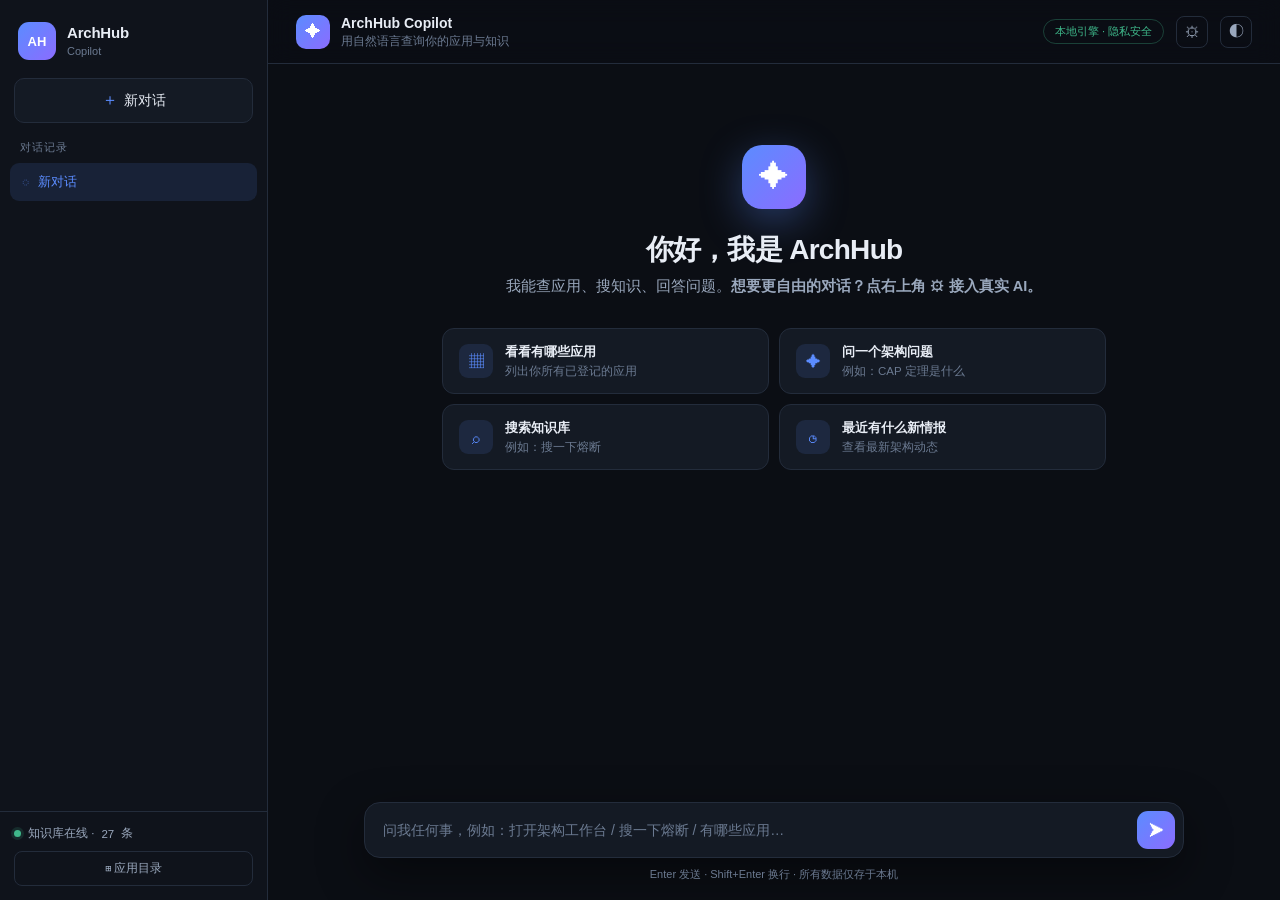
<file: index.html>
<!DOCTYPE html>
<html lang="zh-CN">
<head>
<meta charset="UTF-8">
<meta name="viewport" content="width=device-width, initial-scale=1.0">
<title>ArchHub Copilot · 你的应用与知识助手</title>
<link rel="stylesheet" href="assets/chat.css">
</head>
<body>
<div class="shell">
  <!-- 左侧会话栏 -->
  <aside class="rail" id="rail">
    <div class="rail-head">
      <div class="brand"><div class="brand-mark">AH</div><div><b>ArchHub</b><span>Copilot</span></div></div>
      <button class="rail-close" id="railClose">×</button>
    </div>
    <button class="new-chat" id="newChat"><span class="plus">＋</span> 新对话</button>
    <div class="rail-label">对话记录</div>
    <div class="history" id="history"></div>
    <div class="rail-foot">
      <div class="status"><span class="dot"></span> 知识库在线 · <span id="railKB">0</span> 条</div>
      <div class="rail-actions">
        <button id="openDashboard" title="打开传统视图">⊞ 应用目录</button>
      </div>
    </div>
  </aside>

  <!-- 主对话区 -->
  <main class="chat">
    <header class="chat-head">
      <button class="menu-btn" id="menuBtn">☰</button>
      <div class="head-title"><span class="head-avatar">✦</span><div><b>ArchHub Copilot</b><span>用自然语言查询你的应用与知识</span></div></div>
      <div class="head-right">
        <span class="badge" id="modeBadge" title="当前回答引擎">本地引擎 · 隐私安全</span>
        <button class="theme-btn" id="settingsBtn" title="AI Agent 设置">⚙</button>
        <button class="theme-btn" id="themeBtn" title="切换主题">◐</button>
      </div>
    </header>

    <div class="messages" id="messages">
      <!-- 欢迎屏 -->
      <div class="welcome" id="welcome">
        <div class="welcome-orb">✦</div>
        <h1>你好，我是 ArchHub</h1>
        <p>你的应用与知识助手。直接告诉我你想做什么——用大白话就行。</p>
        <div class="suggest-grid" id="suggestGrid"></div>
      </div>
    </div>

    <div class="composer-wrap">
      <div class="composer" id="composer">
        <textarea id="input" rows="1" placeholder="问我任何事，例如：打开架构工作台 / 搜一下熔断 / 有哪些应用…"></textarea>
        <button class="stop" id="stopBtn" title="停止生成" style="display:none">■</button>
        <button class="send" id="send" title="发送">➤</button>
      </div>
      <div class="composer-hint">Enter 发送 · Shift+Enter 换行 · 所有数据仅存于本机</div>
    </div>
  </main>
</div>
<!-- AI Agent 设置面板（BYOK：密钥只存本机浏览器） -->
<div class="modal-mask" id="settingsMask">
  <div class="modal" role="dialog" aria-modal="true" aria-label="AI Agent 设置">
    <div class="modal-head">
      <div>
        <b>接入真实 AI Agent</b>
        <span>自带密钥（BYOK）· 密钥仅保存在本机浏览器，不会上传</span>
      </div>
      <button class="modal-x" id="settingsClose" title="关闭">×</button>
    </div>

    <div class="modal-body">
      <div class="ai-toggle">
        <label class="switch"><input type="checkbox" id="cfgEnabled"><span class="slider"></span></label>
        <div class="ai-toggle-text">
          <b>启用真实 AI Agent</b>
          <span>开启后由大模型带工具调用回答；关闭则使用内置本地引擎（离线可用）</span>
        </div>
      </div>

      <div class="field">
        <label for="cfgProvider">服务商</label>
        <select id="cfgProvider">
          <option value="deepseek">DeepSeek</option>
          <option value="zhipu">智谱 GLM</option>
          <option value="qwen">通义千问</option>
          <option value="moonshot">Moonshot</option>
          <option value="openai">OpenAI</option>
          <option value="metachat">MetaChat</option>
          <option value="custom">自定义（OpenAI 兼容）</option>
        </select>
      </div>

      <div class="field">
        <label for="cfgKey">API Key</label>
        <input type="password" id="cfgKey" autocomplete="off" placeholder="粘贴你的密钥，例如 sk-…">
        <p class="field-hint">密钥只写入此浏览器的 localStorage，网站代码里不内置任何密钥。</p>
      </div>

      <div class="field-row">
        <div class="field">
          <label for="cfgModel">模型</label>
          <select id="cfgModel"></select>
        </div>
        <div class="field" id="baseUrlField" style="display:none">
          <label for="cfgBaseUrl">API 地址</label>
          <input type="text" id="cfgBaseUrl" placeholder="https://api.example.com/v1">
        </div>
      </div>

      <div class="test-result" id="testResult"></div>
    </div>

    <div class="modal-foot">
      <button class="btn-ghost danger" id="cfgClear">清除密钥</button>
      <span class="foot-spacer"></span>
      <button class="btn-ghost" id="cfgTest">测试连接</button>
      <button class="btn-primary" id="cfgSave">保存并启用</button>
    </div>
  </div>
</div>

<div class="toast" id="toast"></div>

<script src="lib/search.js"></script>
<script src="lib/intent.js"></script>
<script src="lib/agent.js"></script>
<script src="assets/chat.js"></script>
</body>
</html>
</file>
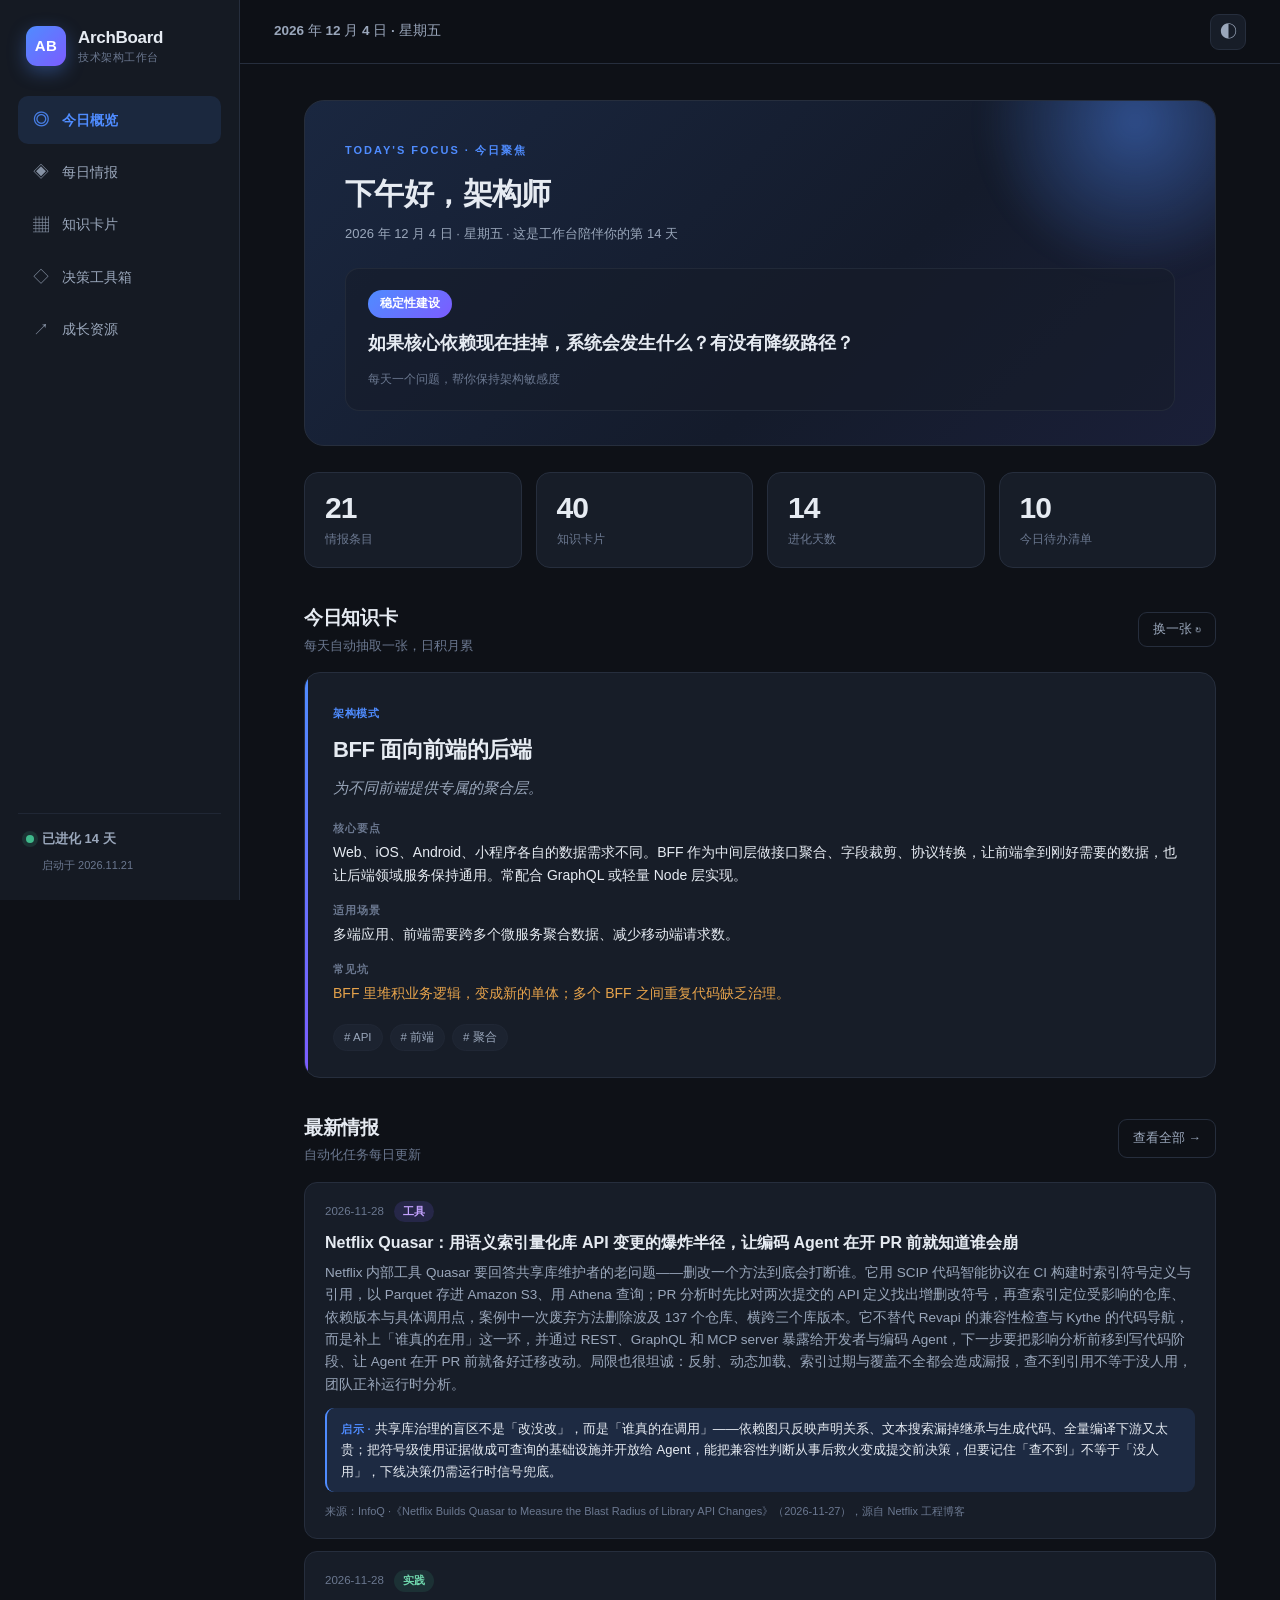
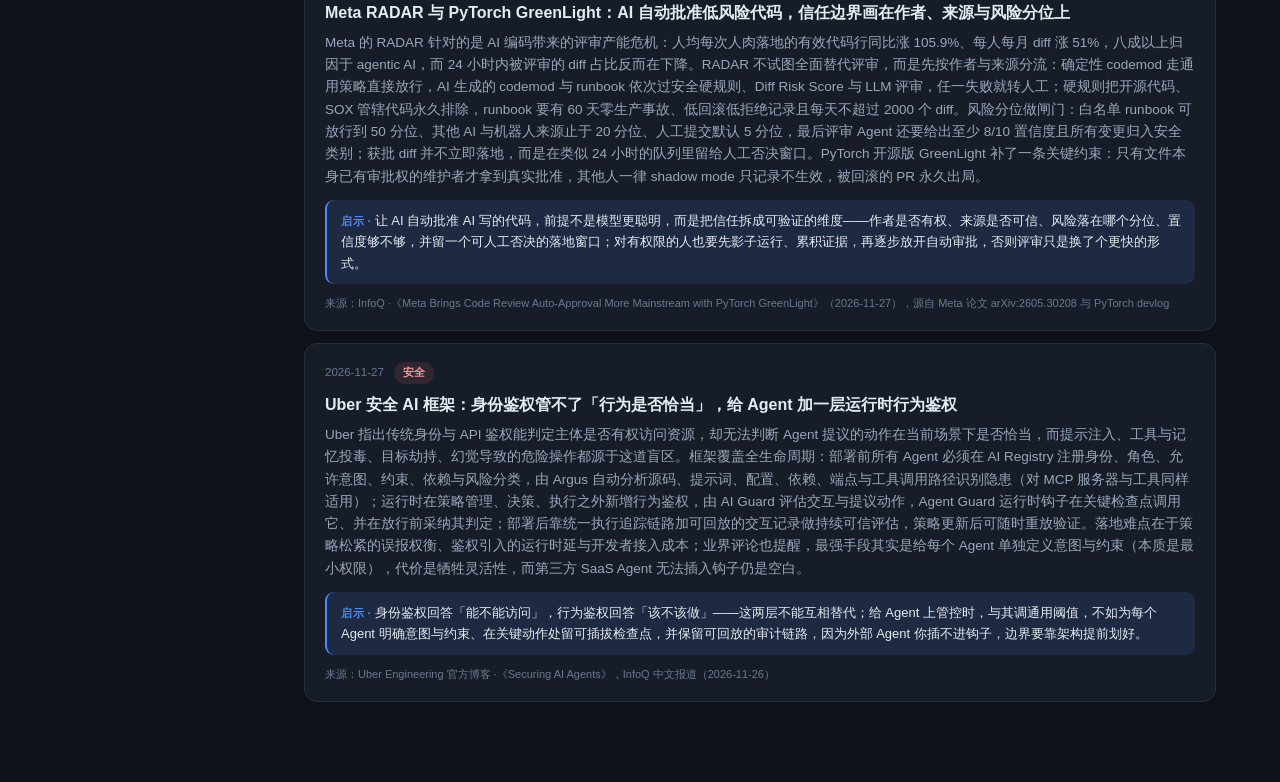
<file: apps/archboard/index.html>
<!DOCTYPE html>
<html lang="zh-CN">
<head>
<meta charset="UTF-8">
<meta name="viewport" content="width=device-width, initial-scale=1.0">
<title>ArchBoard · 技术架构工作台</title>
<link rel="stylesheet" href="styles.css">
</head>
<body>
<div class="app">

  <!-- 侧边栏 -->
  <aside class="sidebar" id="sidebar">
    <div class="brand">
      <div class="brand-mark">AB</div>
      <div class="brand-name">ArchBoard<small>技术架构工作台</small></div>
    </div>
    <nav class="nav" id="nav">
      <a class="nav-item active" href="#today"><span class="ico">◎</span>今日概览</a>
      <a class="nav-item" href="#intel"><span class="ico">◈</span>每日情报</a>
      <a class="nav-item" href="#knowledge"><span class="ico">▦</span>知识卡片</a>
      <a class="nav-item" href="#kit"><span class="ico">◇</span>决策工具箱</a>
      <a class="nav-item" href="#resources"><span class="ico">↗</span>成长资源</a>
    </nav>
    <div class="sidebar-foot">
      <div class="evo-badge"><span class="dot"></span><span id="evoDays">已进化 1 天</span></div>
      <div class="evo-sub" id="startupDate"></div>
    </div>
  </aside>

  <!-- 主内容 -->
  <main class="main">
    <header class="topbar">
      <button class="menu-btn" id="menuBtn" aria-label="菜单">☰</button>
      <div class="topbar-date" id="topDate"></div>
      <div class="topbar-right">
        <button class="theme-btn" id="themeBtn" title="切换主题">◐</button>
      </div>
    </header>

    <div class="content">

      <!-- 今日概览 -->
      <section id="today" class="page active">
        <div class="hero">
          <div class="hero-glow"></div>
          <div class="hero-inner">
            <div class="hero-label">TODAY'S FOCUS · 今日聚焦</div>
            <h1 id="greeting">早上好，架构师</h1>
            <p class="hero-date" id="heroDate"></p>
            <div class="focus-card">
              <div class="focus-tag" id="focusTheme">稳定性建设</div>
              <p class="focus-question" id="focusQuestion"></p>
              <div class="focus-hint">每天一个问题，帮你保持架构敏感度</div>
            </div>
          </div>
        </div>

        <div class="stat-grid">
          <div class="stat-card"><div class="stat-num" id="statIntel">0</div><div class="stat-label">情报条目</div></div>
          <div class="stat-card"><div class="stat-num" id="statCards">0</div><div class="stat-label">知识卡片</div></div>
          <div class="stat-card"><div class="stat-num" id="statDays">1</div><div class="stat-label">进化天数</div></div>
          <div class="stat-card"><div class="stat-num" id="statCheck">0</div><div class="stat-label">今日待办清单</div></div>
        </div>

        <div class="section-head">
          <div><h2>今日知识卡</h2><p>每天自动抽取一张，日积月累</p></div>
          <button class="ghost-btn" id="shuffleCard">换一张 ↻</button>
        </div>
        <div id="dailyCardSlot"></div>

        <div class="section-head">
          <div><h2>最新情报</h2><p>自动化任务每日更新</p></div>
          <a class="ghost-btn" href="#intel">查看全部 →</a>
        </div>
        <div class="intel-list" id="homeIntel"></div>
      </section>

      <!-- 每日情报 -->
      <section id="intel" class="page">
        <div class="page-head">
          <h1>每日情报</h1>
          <p>技术架构领域的动态、趋势与实践洞察，每天自动追加。按时间倒序排列。</p>
        </div>
        <div class="filter-bar" id="intelFilters"></div>
        <div class="intel-list" id="allIntel"></div>
      </section>

      <!-- 知识卡片 -->
      <section id="knowledge" class="page">
        <div class="page-head">
          <h1>知识卡片</h1>
          <p>架构师核心知识库。按分类浏览，所有卡片本地可用。</p>
        </div>
        <div class="filter-bar" id="knowledgeFilters"></div>
        <div class="card-grid" id="knowledgeGrid"></div>
      </section>

      <!-- 决策工具箱 -->
      <section id="kit" class="page">
        <div class="page-head">
          <h1>决策工具箱</h1>
          <p>把经验固化成清单和模板，勾选状态自动保存在本机。</p>
        </div>
        <div class="kit-tabs" id="kitTabs">
          <button class="kit-tab active" data-kit="review">架构评审清单</button>
          <button class="kit-tab" data-kit="launch">上线检查清单</button>
          <button class="kit-tab" data-kit="selection">技术选型评估</button>
          <button class="kit-tab" data-kit="adr">ADR 决策模板</button>
        </div>
        <div id="kitPanel"></div>
      </section>

      <!-- 成长资源 -->
      <section id="resources" class="page">
        <div class="page-head">
          <h1>成长资源</h1>
          <p>持续精进的优质资源入口。链接在本机浏览器中打开。</p>
        </div>
        <div id="resourceGroups"></div>
      </section>

    </div>
  </main>
</div>

<div class="toast" id="toast"></div>
<script src="data/knowledge.js"></script>
<script src="data/daily.js"></script>
<script src="app.js"></script>
</body>
</html>
</file>
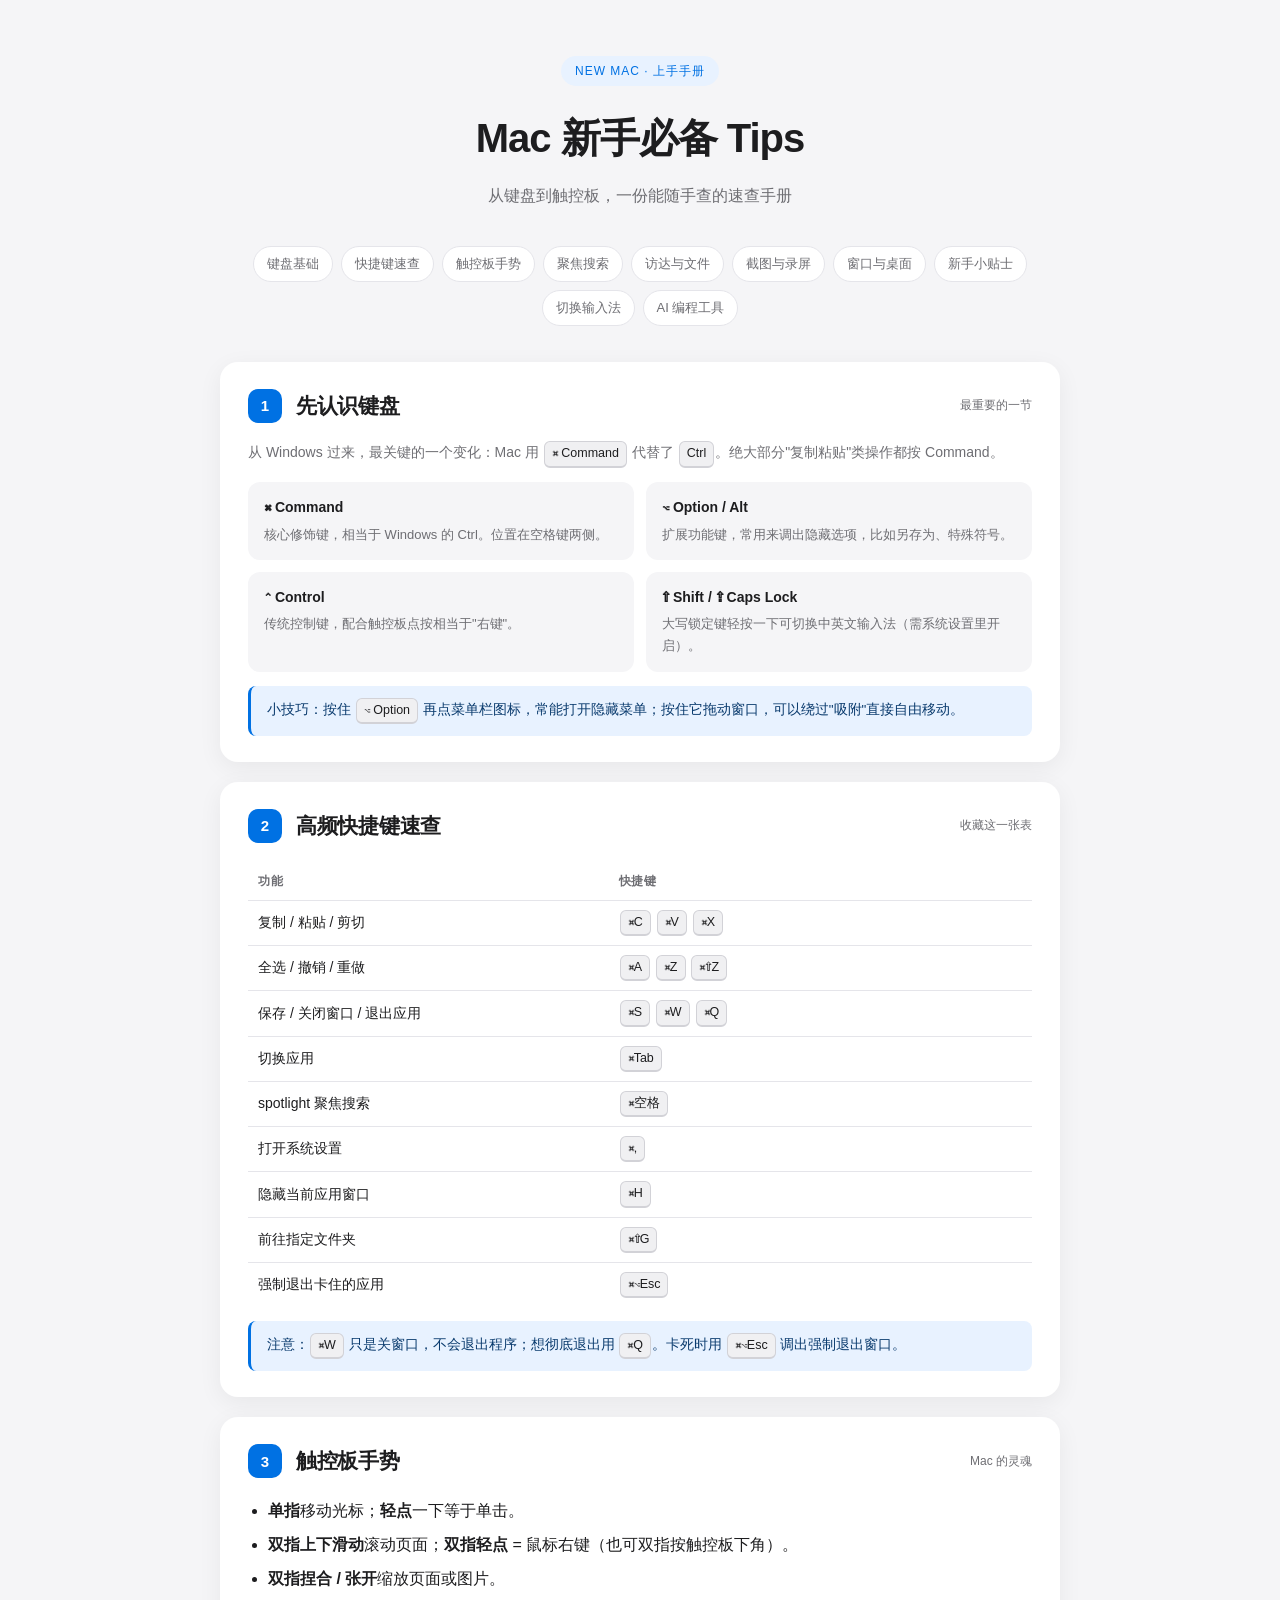
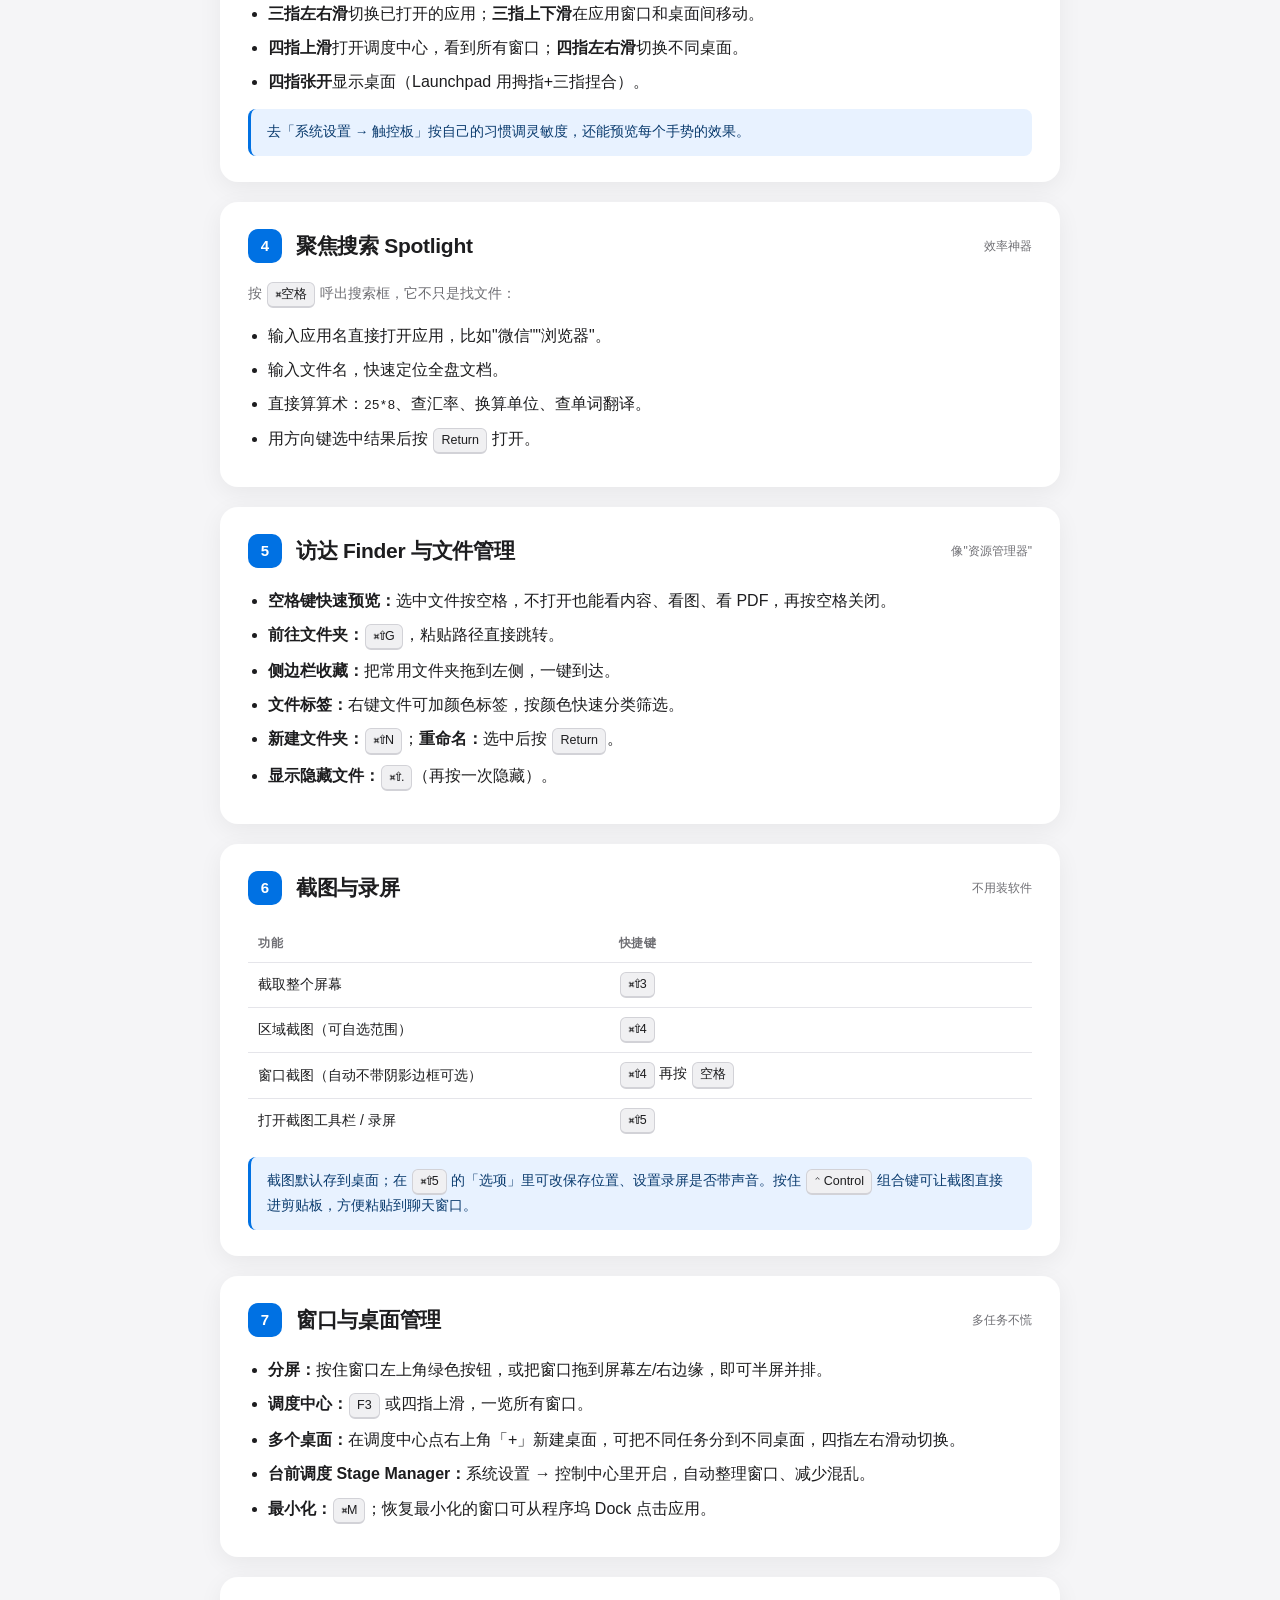
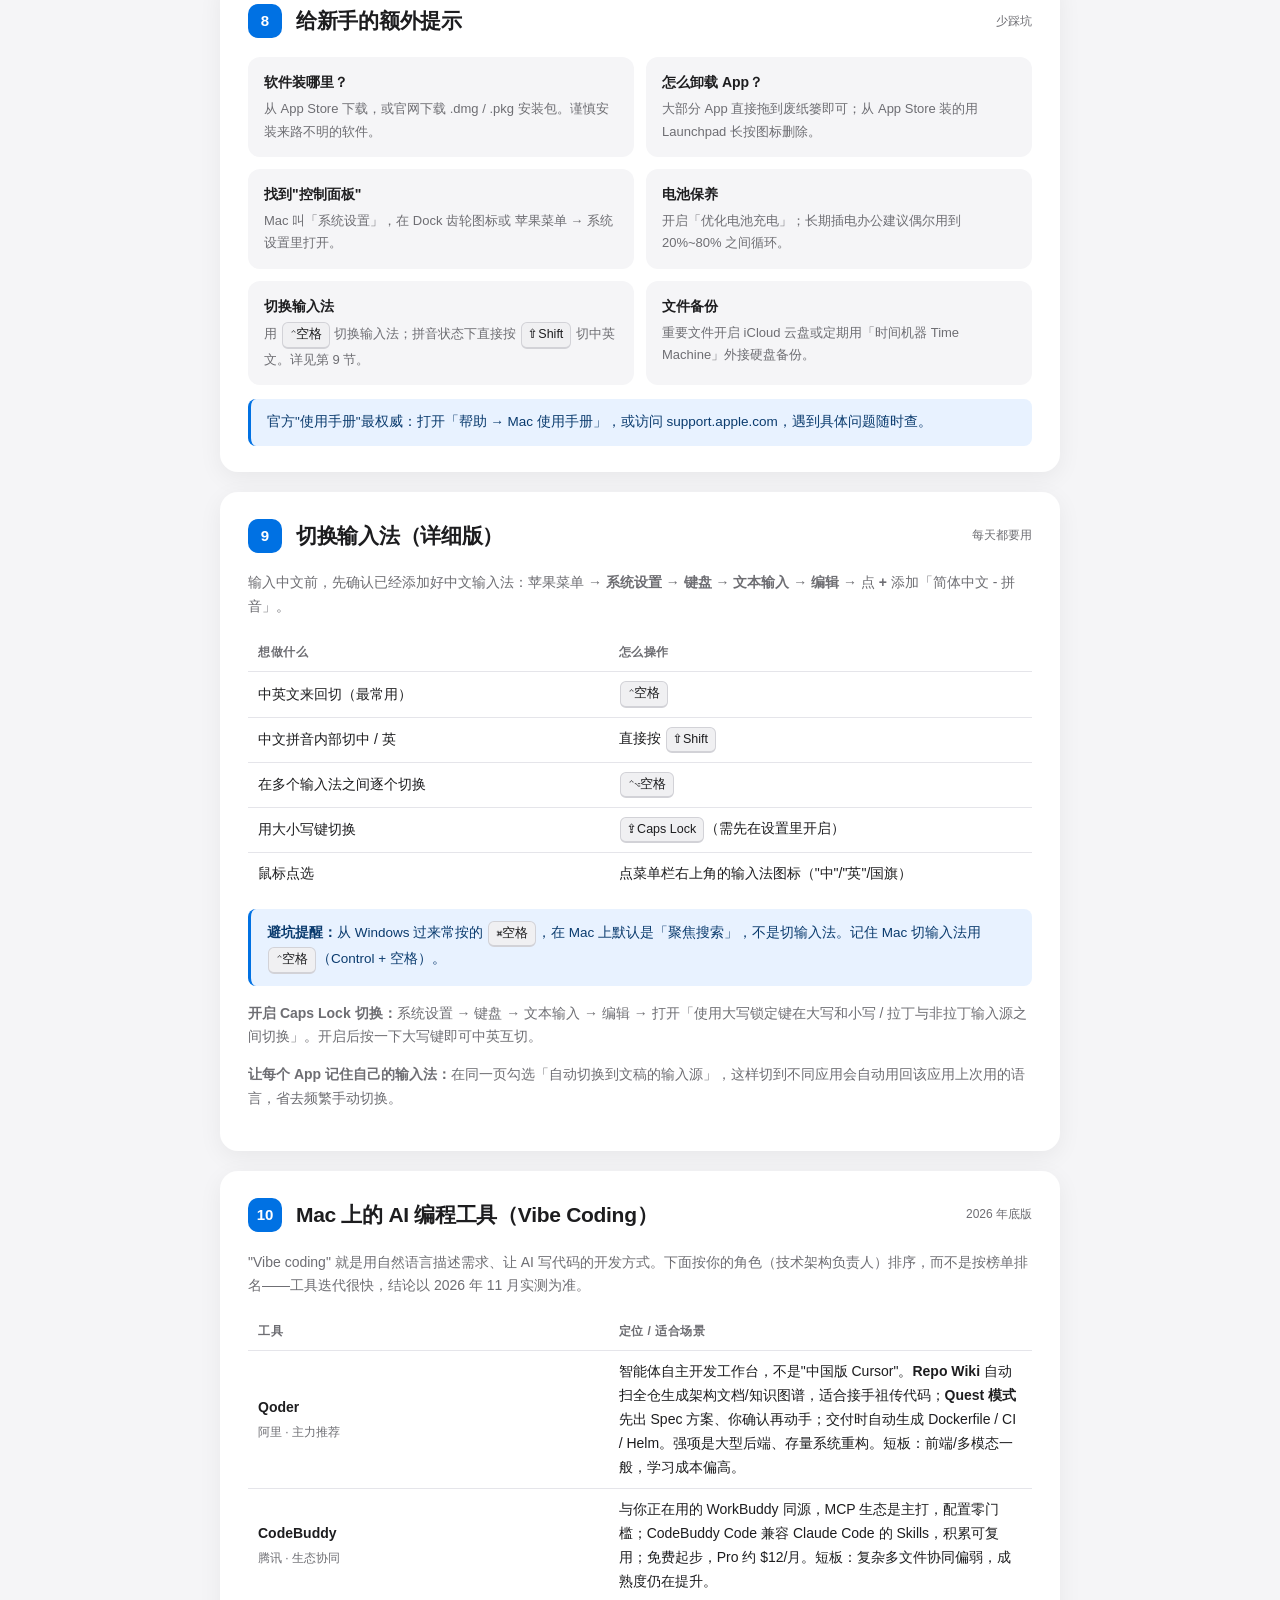
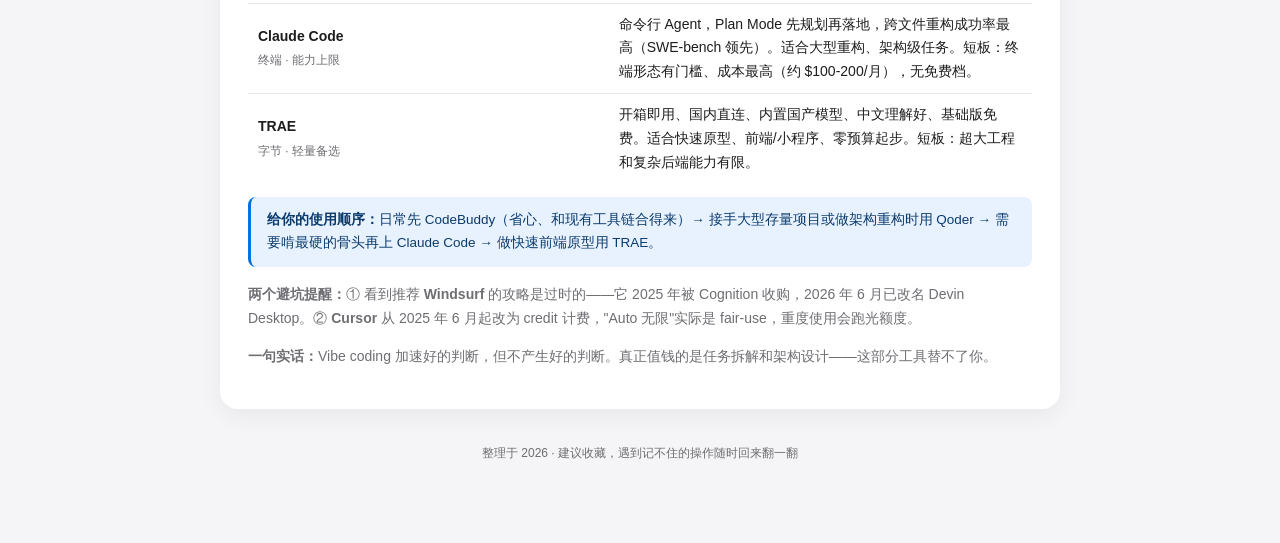
<file: apps/mac-tips/index.html>
<!DOCTYPE html>
<html lang="zh-CN">
<head>
<meta charset="UTF-8">
<meta name="viewport" content="width=device-width, initial-scale=1.0">
<title>Mac 新手必备 Tips</title>
<style>
  :root {
    --bg: #f5f5f7;
    --card: #ffffff;
    --ink: #1d1d1f;
    --sub: #6e6e73;
    --accent: #0071e3;
    --accent-soft: #e8f2ff;
    --line: #e5e5ea;
    --kbd-bg: #f0f0f2;
    --kbd-line: #d2d2d7;
    --shadow: 0 6px 24px rgba(0,0,0,0.06);
  }
  * { box-sizing: border-box; }
  body {
    margin: 0;
    background: var(--bg);
    color: var(--ink);
    font-family: -apple-system, BlinkMacSystemFont, "PingFang SC", "Helvetica Neue", "Microsoft YaHei", sans-serif;
    line-height: 1.7;
    -webkit-font-smoothing: antialiased;
  }
  .wrap { max-width: 880px; margin: 0 auto; padding: 0 20px 80px; }

  header {
    padding: 56px 0 28px;
    text-align: center;
  }
  .badge-top {
    display: inline-block;
    font-size: 12px;
    letter-spacing: 1px;
    color: var(--accent);
    background: var(--accent-soft);
    padding: 5px 14px;
    border-radius: 999px;
    margin-bottom: 18px;
  }
  header h1 { font-size: 40px; margin: 0 0 10px; letter-spacing: -1px; }
  header p { color: var(--sub); font-size: 16px; margin: 0; }

  nav {
    display: flex;
    flex-wrap: wrap;
    gap: 8px;
    justify-content: center;
    margin: 8px 0 36px;
  }
  nav a {
    font-size: 13px;
    color: var(--sub);
    text-decoration: none;
    padding: 6px 13px;
    border: 1px solid var(--line);
    border-radius: 999px;
    background: var(--card);
    transition: all .15s ease;
  }
  nav a:hover { color: var(--accent); border-color: var(--accent); }

  section {
    background: var(--card);
    border-radius: 18px;
    box-shadow: var(--shadow);
    padding: 26px 28px;
    margin-bottom: 20px;
  }
  .sec-head { display: flex; align-items: center; gap: 14px; margin-bottom: 18px; }
  .num {
    flex: none;
    width: 34px; height: 34px;
    border-radius: 10px;
    background: var(--accent);
    color: #fff;
    font-weight: 700;
    font-size: 15px;
    display: flex; align-items: center; justify-content: center;
  }
  .sec-head h2 { font-size: 21px; margin: 0; letter-spacing: -.3px; }
  .sec-head .tip-label { margin-left: auto; font-size: 12px; color: var(--sub); }

  p.desc { color: var(--sub); font-size: 14px; margin: 0 0 14px; }
  ul { margin: 0; padding-left: 20px; }
  li { margin: 7px 0; }
  li b { color: var(--ink); }

  kbd {
    display: inline-block;
    background: var(--kbd-bg);
    border: 1px solid var(--kbd-line);
    border-bottom-width: 2px;
    border-radius: 6px;
    padding: 1px 7px;
    font-family: -apple-system, "SF Pro Text", sans-serif;
    font-size: 12.5px;
    color: var(--ink);
    white-space: nowrap;
    margin: 0 1px;
  }

  table { width: 100%; border-collapse: collapse; font-size: 14px; }
  th, td { text-align: left; padding: 9px 10px; border-bottom: 1px solid var(--line); }
  th { color: var(--sub); font-weight: 600; font-size: 12px; letter-spacing: .5px; }
  tr:last-child td { border-bottom: none; }
  td:first-child { width: 46%; }
  .keycell { white-space: nowrap; }

  .grid { display: grid; grid-template-columns: 1fr 1fr; gap: 12px; }
  .mini {
    background: var(--bg);
    border-radius: 12px;
    padding: 14px 16px;
  }
  .mini h3 { font-size: 14px; margin: 0 0 4px; }
  .mini p { font-size: 13px; color: var(--sub); margin: 0; }

  .callout {
    background: var(--accent-soft);
    border-left: 3px solid var(--accent);
    border-radius: 8px;
    padding: 12px 16px;
    font-size: 13.5px;
    color: #0a3b6e;
    margin-top: 14px;
  }

  footer { text-align: center; color: var(--sub); font-size: 12px; margin-top: 34px; }

  @media (max-width: 620px) {
    header h1 { font-size: 30px; }
    .grid { grid-template-columns: 1fr; }
    section { padding: 20px; }
    .sec-head .tip-label { display: none; }
  }
  @media print {
    body { background: #fff; }
    section { box-shadow: none; border: 1px solid var(--line); break-inside: avoid; }
    nav { display: none; }
  }
</style>
</head>
<body>
<div class="wrap">

  <header>
    <div class="badge-top">NEW MAC · 上手手册</div>
    <h1>Mac 新手必备 Tips</h1>
    <p>从键盘到触控板，一份能随手查的速查手册</p>
  </header>

  <nav>
    <a href="#s1">键盘基础</a>
    <a href="#s2">快捷键速查</a>
    <a href="#s3">触控板手势</a>
    <a href="#s4">聚焦搜索</a>
    <a href="#s5">访达与文件</a>
    <a href="#s6">截图与录屏</a>
    <a href="#s7">窗口与桌面</a>
    <a href="#s8">新手小贴士</a>
    <a href="#s9">切换输入法</a>
    <a href="#s10">AI 编程工具</a>
  </nav>

  <!-- 1 -->
  <section id="s1">
    <div class="sec-head">
      <div class="num">1</div>
      <h2>先认识键盘</h2>
      <span class="tip-label">最重要的一节</span>
    </div>
    <p class="desc">从 Windows 过来，最关键的一个变化：Mac 用 <kbd>⌘ Command</kbd> 代替了 <kbd>Ctrl</kbd>。绝大部分"复制粘贴"类操作都按 Command。</p>
    <div class="grid">
      <div class="mini">
        <h3>⌘ Command</h3>
        <p>核心修饰键，相当于 Windows 的 Ctrl。位置在空格键两侧。</p>
      </div>
      <div class="mini">
        <h3>⌥ Option / Alt</h3>
        <p>扩展功能键，常用来调出隐藏选项，比如另存为、特殊符号。</p>
      </div>
      <div class="mini">
        <h3>⌃ Control</h3>
        <p>传统控制键，配合触控板点按相当于"右键"。</p>
      </div>
      <div class="mini">
        <h3>⇧ Shift / ⇪ Caps Lock</h3>
        <p>大写锁定键轻按一下可切换中英文输入法（需系统设置里开启）。</p>
      </div>
    </div>
    <div class="callout">小技巧：按住 <kbd>⌥ Option</kbd> 再点菜单栏图标，常能打开隐藏菜单；按住它拖动窗口，可以绕过"吸附"直接自由移动。</div>
  </section>

  <!-- 2 -->
  <section id="s2">
    <div class="sec-head">
      <div class="num">2</div>
      <h2>高频快捷键速查</h2>
      <span class="tip-label">收藏这一张表</span>
    </div>
    <table>
      <thead><tr><th>功能</th><th>快捷键</th></tr></thead>
      <tbody>
        <tr><td>复制 / 粘贴 / 剪切</td><td class="keycell"><kbd>⌘C</kbd> <kbd>⌘V</kbd> <kbd>⌘X</kbd></td></tr>
        <tr><td>全选 / 撤销 / 重做</td><td class="keycell"><kbd>⌘A</kbd> <kbd>⌘Z</kbd> <kbd>⌘⇧Z</kbd></td></tr>
        <tr><td>保存 / 关闭窗口 / 退出应用</td><td class="keycell"><kbd>⌘S</kbd> <kbd>⌘W</kbd> <kbd>⌘Q</kbd></td></tr>
        <tr><td>切换应用</td><td class="keycell"><kbd>⌘Tab</kbd></td></tr>
        <tr><td> spotlight 聚焦搜索</td><td class="keycell"><kbd>⌘空格</kbd></td></tr>
        <tr><td>打开系统设置</td><td class="keycell"><kbd>⌘,</kbd></td></tr>
        <tr><td>隐藏当前应用窗口</td><td class="keycell"><kbd>⌘H</kbd></td></tr>
        <tr><td>前往指定文件夹</td><td class="keycell"><kbd>⌘⇧G</kbd></td></tr>
        <tr><td>强制退出卡住的应用</td><td class="keycell"><kbd>⌘⌥Esc</kbd></td></tr>
      </tbody>
    </table>
    <div class="callout">注意：<kbd>⌘W</kbd> 只是关窗口，不会退出程序；想彻底退出用 <kbd>⌘Q</kbd>。卡死时用 <kbd>⌘⌥Esc</kbd> 调出强制退出窗口。</div>
  </section>

  <!-- 3 -->
  <section id="s3">
    <div class="sec-head">
      <div class="num">3</div>
      <h2>触控板手势</h2>
      <span class="tip-label">Mac 的灵魂</span>
    </div>
    <ul>
      <li><b>单指</b>移动光标；<b>轻点</b>一下等于单击。</li>
      <li><b>双指上下滑动</b>滚动页面；<b>双指轻点</b> = 鼠标右键（也可双指按触控板下角）。</li>
      <li><b>双指捏合 / 张开</b>缩放页面或图片。</li>
      <li><b>三指左右滑</b>切换已打开的应用；<b>三指上下滑</b>在应用窗口和桌面间移动。</li>
      <li><b>四指上滑</b>打开调度中心，看到所有窗口；<b>四指左右滑</b>切换不同桌面。</li>
      <li><b>四指张开</b>显示桌面（Launchpad 用拇指+三指捏合）。</li>
    </ul>
    <div class="callout">去「系统设置 → 触控板」按自己的习惯调灵敏度，还能预览每个手势的效果。</div>
  </section>

  <!-- 4 -->
  <section id="s4">
    <div class="sec-head">
      <div class="num">4</div>
      <h2>聚焦搜索 Spotlight</h2>
      <span class="tip-label">效率神器</span>
    </div>
    <p class="desc">按 <kbd>⌘空格</kbd> 呼出搜索框，它不只是找文件：</p>
    <ul>
      <li>输入应用名直接打开应用，比如"微信""浏览器"。</li>
      <li>输入文件名，快速定位全盘文档。</li>
      <li>直接算算术：<code>25*8</code>、查汇率、换算单位、查单词翻译。</li>
      <li>用方向键选中结果后按 <kbd>Return</kbd> 打开。</li>
    </ul>
  </section>

  <!-- 5 -->
  <section id="s5">
    <div class="sec-head">
      <div class="num">5</div>
      <h2>访达 Finder 与文件管理</h2>
      <span class="tip-label">像"资源管理器"</span>
    </div>
    <ul>
      <li><b>空格键快速预览：</b>选中文件按空格，不打开也能看内容、看图、看 PDF，再按空格关闭。</li>
      <li><b>前往文件夹：</b><kbd>⌘⇧G</kbd>，粘贴路径直接跳转。</li>
      <li><b>侧边栏收藏：</b>把常用文件夹拖到左侧，一键到达。</li>
      <li><b>文件标签：</b>右键文件可加颜色标签，按颜色快速分类筛选。</li>
      <li><b>新建文件夹：</b><kbd>⌘⇧N</kbd>；<b>重命名：</b>选中后按 <kbd>Return</kbd>。</li>
      <li><b>显示隐藏文件：</b><kbd>⌘⇧.</kbd>（再按一次隐藏）。</li>
    </ul>
  </section>

  <!-- 6 -->
  <section id="s6">
    <div class="sec-head">
      <div class="num">6</div>
      <h2>截图与录屏</h2>
      <span class="tip-label">不用装软件</span>
    </div>
    <table>
      <thead><tr><th>功能</th><th>快捷键</th></tr></thead>
      <tbody>
        <tr><td>截取整个屏幕</td><td class="keycell"><kbd>⌘⇧3</kbd></td></tr>
        <tr><td>区域截图（可自选范围）</td><td class="keycell"><kbd>⌘⇧4</kbd></td></tr>
        <tr><td>窗口截图（自动不带阴影边框可选）</td><td class="keycell"><kbd>⌘⇧4</kbd> 再按 <kbd>空格</kbd></td></tr>
        <tr><td>打开截图工具栏 / 录屏</td><td class="keycell"><kbd>⌘⇧5</kbd></td></tr>
      </tbody>
    </table>
    <div class="callout">截图默认存到桌面；在 <kbd>⌘⇧5</kbd> 的「选项」里可改保存位置、设置录屏是否带声音。按住 <kbd>⌃ Control</kbd> 组合键可让截图直接进剪贴板，方便粘贴到聊天窗口。</div>
  </section>

  <!-- 7 -->
  <section id="s7">
    <div class="sec-head">
      <div class="num">7</div>
      <h2>窗口与桌面管理</h2>
      <span class="tip-label">多任务不慌</span>
    </div>
    <ul>
      <li><b>分屏：</b>按住窗口左上角绿色按钮，或把窗口拖到屏幕左/右边缘，即可半屏并排。</li>
      <li><b>调度中心：</b><kbd>F3</kbd> 或四指上滑，一览所有窗口。</li>
      <li><b>多个桌面：</b>在调度中心点右上角「+」新建桌面，可把不同任务分到不同桌面，四指左右滑动切换。</li>
      <li><b>台前调度 Stage Manager：</b>系统设置 → 控制中心里开启，自动整理窗口、减少混乱。</li>
      <li><b>最小化：</b><kbd>⌘M</kbd>；恢复最小化的窗口可从程序坞 Dock 点击应用。</li>
    </ul>
  </section>

  <!-- 8 -->
  <section id="s8">
    <div class="sec-head">
      <div class="num">8</div>
      <h2>给新手的额外提示</h2>
      <span class="tip-label">少踩坑</span>
    </div>
    <div class="grid">
      <div class="mini">
        <h3>软件装哪里？</h3>
        <p>从 App Store 下载，或官网下载 .dmg / .pkg 安装包。谨慎安装来路不明的软件。</p>
      </div>
      <div class="mini">
        <h3>怎么卸载 App？</h3>
        <p>大部分 App 直接拖到废纸篓即可；从 App Store 装的用 Launchpad 长按图标删除。</p>
      </div>
      <div class="mini">
        <h3>找到"控制面板"</h3>
        <p>Mac 叫「系统设置」，在 Dock 齿轮图标或 苹果菜单 → 系统设置里打开。</p>
      </div>
      <div class="mini">
        <h3>电池保养</h3>
        <p>开启「优化电池充电」；长期插电办公建议偶尔用到 20%~80% 之间循环。</p>
      </div>
      <div class="mini">
        <h3>切换输入法</h3>
        <p>用 <kbd>⌃空格</kbd> 切换输入法；拼音状态下直接按 <kbd>⇧ Shift</kbd> 切中英文。详见第 9 节。</p>
      </div>
      <div class="mini">
        <h3>文件备份</h3>
        <p>重要文件开启 iCloud 云盘或定期用「时间机器 Time Machine」外接硬盘备份。</p>
      </div>
    </div>
    <div class="callout">官方"使用手册"最权威：打开「帮助 → Mac 使用手册」，或访问 support.apple.com，遇到具体问题随时查。</div>
  </section>

  <!-- 9 -->
  <section id="s9">
    <div class="sec-head">
      <div class="num">9</div>
      <h2>切换输入法（详细版）</h2>
      <span class="tip-label">每天都要用</span>
    </div>
    <p class="desc">输入中文前，先确认已经添加好中文输入法：苹果菜单 → <b>系统设置</b> → <b>键盘</b> → <b>文本输入 → 编辑</b> → 点 <b>+</b> 添加「简体中文 - 拼音」。</p>

    <table>
      <thead><tr><th>想做什么</th><th>怎么操作</th></tr></thead>
      <tbody>
        <tr><td>中英文来回切（最常用）</td><td class="keycell"><kbd>⌃空格</kbd></td></tr>
        <tr><td>中文拼音内部切中 / 英</td><td class="keycell">直接按 <kbd>⇧ Shift</kbd></td></tr>
        <tr><td>在多个输入法之间逐个切换</td><td class="keycell"><kbd>⌃⌥空格</kbd></td></tr>
        <tr><td>用大小写键切换</td><td class="keycell"><kbd>⇪ Caps Lock</kbd>（需先在设置里开启）</td></tr>
        <tr><td>鼠标点选</td><td class="keycell">点菜单栏右上角的输入法图标（"中"/"英"/国旗）</td></tr>
      </tbody>
    </table>

    <div class="callout"><b>避坑提醒：</b>从 Windows 过来常按的 <kbd>⌘空格</kbd>，在 Mac 上默认是「聚焦搜索」，不是切输入法。记住 Mac 切输入法用 <kbd>⌃空格</kbd>（Control + 空格）。</div>

    <p class="desc" style="margin-top:16px;"><b>开启 Caps Lock 切换：</b>系统设置 → 键盘 → 文本输入 → 编辑 → 打开「使用大写锁定键在大写和小写 / 拉丁与非拉丁输入源之间切换」。开启后按一下大写键即可中英互切。</p>
    <p class="desc"><b>让每个 App 记住自己的输入法：</b>在同一页勾选「自动切换到文稿的输入源」，这样切到不同应用会自动用回该应用上次用的语言，省去频繁手动切换。</p>
  </section>

  <!-- 10 -->
  <section id="s10">
    <div class="sec-head">
      <div class="num">10</div>
      <h2>Mac 上的 AI 编程工具（Vibe Coding）</h2>
      <span class="tip-label">2026 年底版</span>
    </div>
    <p class="desc">"Vibe coding" 就是用自然语言描述需求、让 AI 写代码的开发方式。下面按你的角色（技术架构负责人）排序，而不是按榜单排名——工具迭代很快，结论以 2026 年 11 月实测为准。</p>
    <table>
      <thead><tr><th>工具</th><th>定位 / 适合场景</th></tr></thead>
      <tbody>
        <tr><td><b>Qoder</b><br><span style="color:var(--sub);font-size:12px">阿里 · 主力推荐</span></td><td>智能体自主开发工作台，不是"中国版 Cursor"。<b>Repo Wiki</b> 自动扫全仓生成架构文档/知识图谱，适合接手祖传代码；<b>Quest 模式</b>先出 Spec 方案、你确认再动手；交付时自动生成 Dockerfile / CI / Helm。强项是大型后端、存量系统重构。短板：前端/多模态一般，学习成本偏高。</td></tr>
        <tr><td><b>CodeBuddy</b><br><span style="color:var(--sub);font-size:12px">腾讯 · 生态协同</span></td><td>与你正在用的 WorkBuddy 同源，MCP 生态是主打，配置零门槛；CodeBuddy Code 兼容 Claude Code 的 Skills，积累可复用；免费起步，Pro 约 $12/月。短板：复杂多文件协同偏弱，成熟度仍在提升。</td></tr>
        <tr><td><b>Claude Code</b><br><span style="color:var(--sub);font-size:12px">终端 · 能力上限</span></td><td>命令行 Agent，Plan Mode 先规划再落地，跨文件重构成功率最高（SWE-bench 领先）。适合大型重构、架构级任务。短板：终端形态有门槛、成本最高（约 $100-200/月），无免费档。</td></tr>
        <tr><td><b>TRAE</b><br><span style="color:var(--sub);font-size:12px">字节 · 轻量备选</span></td><td>开箱即用、国内直连、内置国产模型、中文理解好、基础版免费。适合快速原型、前端/小程序、零预算起步。短板：超大工程和复杂后端能力有限。</td></tr>
      </tbody>
    </table>
    <div class="callout"><b>给你的使用顺序：</b>日常先 CodeBuddy（省心、和现有工具链合得来）→ 接手大型存量项目或做架构重构时用 Qoder → 需要啃最硬的骨头再上 Claude Code → 做快速前端原型用 TRAE。</div>
    <p class="desc" style="margin-top:16px;"><b>两个避坑提醒：</b>① 看到推荐 <b>Windsurf</b> 的攻略是过时的——它 2025 年被 Cognition 收购，2026 年 6 月已改名 Devin Desktop。② <b>Cursor</b> 从 2025 年 6 月起改为 credit 计费，"Auto 无限"实际是 fair-use，重度使用会跑光额度。</p>
    <p class="desc" style="margin-top:10px;"><b>一句实话：</b>Vibe coding 加速好的判断，但不产生好的判断。真正值钱的是任务拆解和架构设计——这部分工具替不了你。</p>
  </section>

  <footer>整理于 2026 · 建议收藏，遇到记不住的操作随时回来翻一翻</footer>

</div>
</body>
</html>
</file>
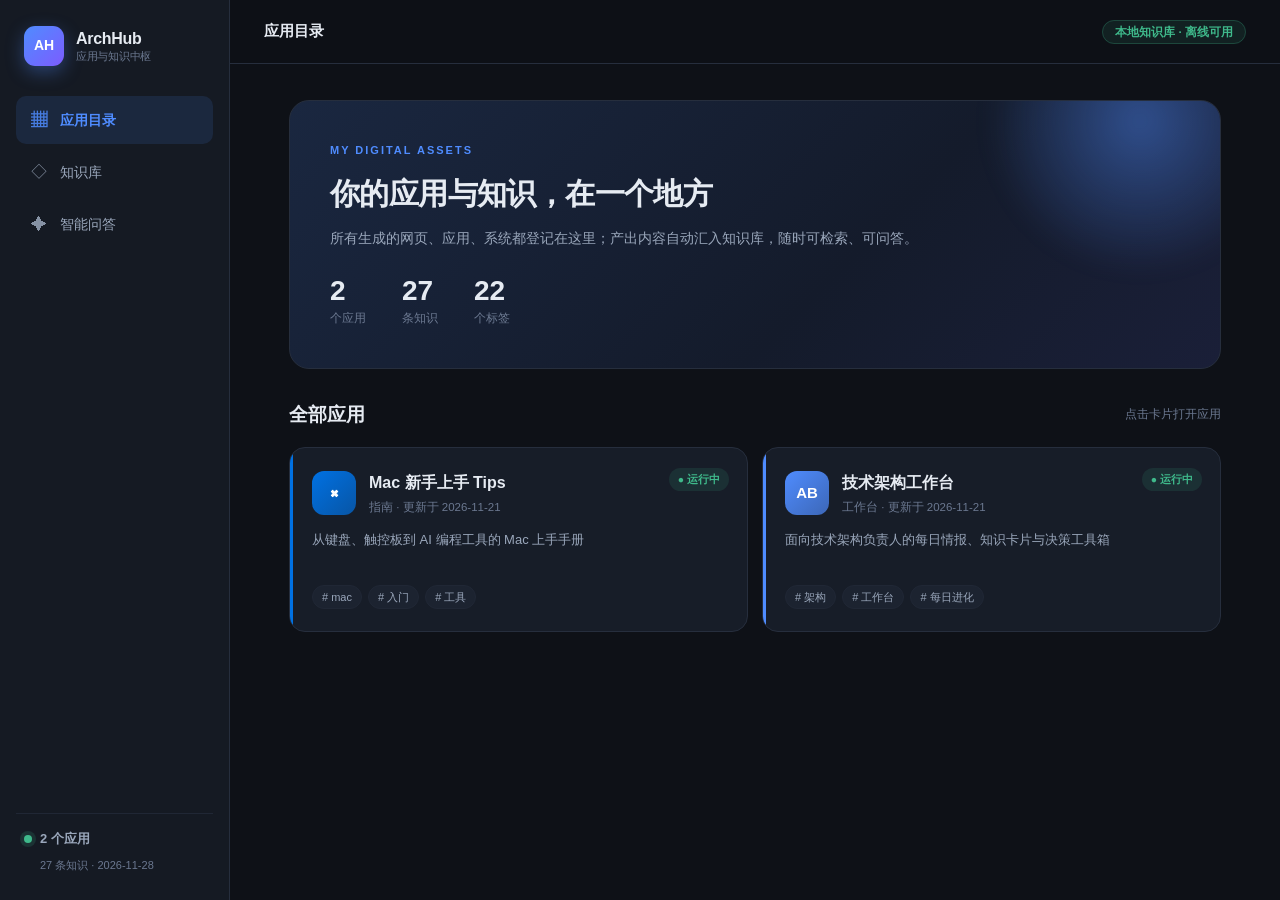
<file: dashboard.html>
<!DOCTYPE html>
<html lang="zh-CN">
<head>
<meta charset="UTF-8">
<meta name="viewport" content="width=device-width, initial-scale=1.0">
<title>ArchHub · 我的应用与知识中枢</title>
<link rel="stylesheet" href="assets/dashboard.css">
</head>
<body>
<div class="app">
  <aside class="sidebar" id="sidebar">
    <div class="brand">
      <div class="brand-mark">AH</div>
      <div class="brand-name">ArchHub<small>应用与知识中枢</small></div>
    </div>
    <nav class="nav" id="nav">
      <a class="nav-item active" data-page="apps"><span class="ico">▦</span>应用目录</a>
      <a class="nav-item" data-page="knowledge"><span class="ico">◇</span>知识库</a>
      <a class="nav-item" data-page="ask"><span class="ico">✦</span>智能问答</a>
    </nav>
    <div class="sidebar-foot">
      <div class="evo-badge"><span class="dot"></span><span id="statApps">0 个应用</span></div>
      <div class="evo-sub"><span id="statKB">0</span> 条知识 · <span id="statUpdated">—</span></div>
    </div>
  </aside>

  <main class="main">
    <header class="topbar">
      <button class="menu-btn" id="menuBtn">☰</button>
      <div class="topbar-title" id="topTitle">应用目录</div>
      <div class="topbar-right"><span class="chip">本地知识库 · 离线可用</span></div>
    </header>

    <div class="content">
      <!-- 应用目录 -->
      <section class="page active" id="page-apps">
        <div class="hero">
          <div class="hero-glow"></div>
          <div class="hero-inner">
            <div class="hero-label">MY DIGITAL ASSETS</div>
            <h1>你的应用与知识，在一个地方</h1>
            <p>所有生成的网页、应用、系统都登记在这里；产出内容自动汇入知识库，随时可检索、可问答。</p>
            <div class="hero-stats">
              <div><b id="heroApps">0</b><span>个应用</span></div>
              <div><b id="heroKB">0</b><span>条知识</span></div>
              <div><b id="heroTags">0</b><span>个标签</span></div>
            </div>
          </div>
        </div>
        <div class="section-head"><h2>全部应用</h2><span class="hint">点击卡片打开应用</span></div>
        <div class="app-grid" id="appGrid"></div>
      </section>

      <!-- 知识库 -->
      <section class="page" id="page-knowledge">
        <div class="page-head"><h1>知识库</h1><p>所有应用沉淀的内容。搜索基于本地 TF-IDF 检索，无需联网。</p></div>
        <div class="search-box">
          <input id="kbSearch" type="text" placeholder="搜索知识，例如「熔断」「输入法切换」「CAP」…" autocomplete="off">
          <button id="kbSearchBtn">搜索</button>
        </div>
        <div id="kbResults" class="kb-list"></div>
      </section>

      <!-- 智能问答 -->
      <section class="page" id="page-ask">
        <div class="page-head"><h1>智能问答</h1><p>基于知识库的检索增强问答。系统会找出最相关的内容并生成带来源的回答。</p></div>
        <div class="ask-box">
          <textarea id="askInput" rows="3" placeholder="问一个关于你应用或架构知识的问题…"></textarea>
          <button id="askBtn">提问</button>
        </div>
        <div class="ask-mode">
          <label><input type="radio" name="llmMode" value="extractive" checked> 提取式（离线，直接摘录相关片段）</label>
          <label><input type="radio" name="llmMode" value="llm"> LLM 增强（需配置接口）</label>
        </div>
        <div id="askResult" class="ask-result"></div>
      </section>
    </div>
  </main>
</div>
<div class="toast" id="toast"></div>

<script src="lib/search.js"></script>
<script src="assets/dashboard.js"></script>
</body>
</html>
</file>
<file: assets/chat.css>
/* ========== ArchHub Copilot 对话界面 ========== */
:root{
  --bg:#0b0e14;--rail:#0f131b;--panel:#141a24;--panel-2:#1a2230;--hover:#1e2838;
  --border:#232c3b;--text:#e8edf5;--dim:#9aa8bd;--faint:#6b7a91;
  --accent:#5b8cff;--accent-2:#8b6cff;--accent-soft:rgba(91,140,255,.12);
  --green:#3fb98b;--amber:#e0a54b;--purple:#a78bfa;
  --shadow:0 16px 48px rgba(0,0,0,.45);--radius:14px;
}
html[data-theme="light"]{
  --bg:#f6f8fb;--rail:#eef1f6;--panel:#fff;--panel-2:#f4f7fb;--hover:#e9eef6;
  --border:#e0e6ef;--text:#18202e;--dim:#5a6b82;--faint:#94a1b4;
  --accent:#2f6fe4;--accent-2:#6a48e0;--accent-soft:rgba(47,111,228,.09);
  --green:#1f9d70;--amber:#c98325;--purple:#7c5cd6;
  --shadow:0 16px 40px rgba(30,50,90,.12);
}
*{box-sizing:border-box;margin:0;padding:0}
body{font-family:-apple-system,BlinkMacSystemFont,"PingFang SC","Microsoft YaHei",sans-serif;background:var(--bg);color:var(--text);height:100vh;overflow:hidden;-webkit-font-smoothing:antialiased}
button,textarea{font-family:inherit}
.shell{display:flex;height:100vh}

/* 左侧栏 */
.rail{width:268px;flex:none;background:var(--rail);border-right:1px solid var(--border);display:flex;flex-direction:column;z-index:50}
.rail-head{padding:22px 18px 14px;display:flex;align-items:center;justify-content:space-between}
.brand{display:flex;align-items:center;gap:11px}
.brand-mark{width:38px;height:38px;border-radius:11px;background:linear-gradient(135deg,var(--accent),var(--accent-2));color:#fff;font-weight:800;font-size:13px;display:flex;align-items:center;justify-content:center}
.brand b{display:block;font-size:15px;letter-spacing:-.2px}
.brand span{font-size:11px;color:var(--faint)}
.rail-close{display:none;background:none;border:none;color:var(--dim);font-size:22px;cursor:pointer}
.new-chat{margin:4px 14px 18px;padding:11px;border:1px solid var(--border);background:var(--panel);color:var(--text);border-radius:10px;font-size:13.5px;cursor:pointer;display:flex;align-items:center;justify-content:center;gap:6px;transition:.15s}
.new-chat:hover{border-color:var(--accent);background:var(--accent-soft)}
.new-chat .plus{color:var(--accent);font-size:16px}
.rail-label{font-size:10.5px;color:var(--faint);letter-spacing:1px;padding:0 20px 8px;text-transform:uppercase}
.history{flex:1;overflow-y:auto;padding:0 10px}
.history-item{padding:10px 12px;border-radius:9px;font-size:13px;color:var(--dim);cursor:pointer;display:flex;align-items:center;gap:9px;margin-bottom:2px;transition:.15s}
.history-item:hover{background:var(--hover);color:var(--text)}
.history-item.active{background:var(--accent-soft);color:var(--accent)}
.history-item .hi-ico{opacity:.6;flex:none}
.history-item span{overflow:hidden;text-overflow:ellipsis;white-space:nowrap}
.history-empty{font-size:12px;color:var(--faint);padding:12px;text-align:center}
.rail-foot{padding:14px;border-top:1px solid var(--border)}
.status{font-size:11.5px;color:var(--dim);display:flex;align-items:center;gap:7px}
.status .dot{width:7px;height:7px;border-radius:50%;background:var(--green);box-shadow:0 0 0 3px rgba(63,185,139,.15)}
.rail-actions{margin-top:10px}
.rail-actions button{width:100%;padding:8px;background:none;border:1px solid var(--border);border-radius:8px;color:var(--dim);font-size:12px;cursor:pointer}
.rail-actions button:hover{color:var(--accent);border-color:var(--accent)}

/* 主对话区 */
.chat{flex:1;display:flex;flex-direction:column;min-width:0}
.chat-head{height:64px;flex:none;border-bottom:1px solid var(--border);display:flex;align-items:center;gap:14px;padding:0 28px;background:color-mix(in srgb,var(--bg) 85%,transparent);backdrop-filter:blur(12px)}
.menu-btn{display:none;background:none;border:none;color:var(--dim);font-size:20px;cursor:pointer}
.head-title{display:flex;align-items:center;gap:11px}
.head-avatar{width:34px;height:34px;border-radius:10px;background:linear-gradient(135deg,var(--accent),var(--accent-2));color:#fff;display:flex;align-items:center;justify-content:center;font-size:16px}
.head-title b{display:block;font-size:14px}
.head-title span:not(.head-avatar){font-size:11.5px;color:var(--faint)}
.head-right{margin-left:auto;display:flex;align-items:center;gap:12px}
.badge{font-size:11px;color:var(--green);border:1px solid rgba(63,185,139,.3);padding:4px 11px;border-radius:999px}
.theme-btn{background:none;border:1px solid var(--border);color:var(--dim);width:32px;height:32px;border-radius:8px;cursor:pointer;font-size:15px}
.theme-btn:hover{color:var(--accent);border-color:var(--accent)}

.messages{flex:1;overflow-y:auto;padding:0 0 20px;scroll-behavior:smooth}
.welcome{max-width:720px;margin:0 auto;padding:9vh 28px 40px;text-align:center}
.welcome-orb{width:64px;height:64px;border-radius:20px;background:linear-gradient(135deg,var(--accent),var(--accent-2));color:#fff;font-size:30px;display:flex;align-items:center;justify-content:center;margin:0 auto 22px;box-shadow:0 12px 40px rgba(91,140,255,.35)}
.welcome h1{font-size:28px;letter-spacing:-.7px;margin-bottom:8px}
.welcome>p{color:var(--dim);font-size:14.5px;margin-bottom:32px}
.suggest-grid{display:grid;grid-template-columns:repeat(2,1fr);gap:10px;text-align:left}
.suggest{padding:14px 16px;background:var(--panel);border:1px solid var(--border);border-radius:12px;cursor:pointer;transition:.15s;display:flex;align-items:center;gap:12px}
.suggest:hover{border-color:var(--accent);background:var(--accent-soft);transform:translateY(-2px)}
.suggest .s-ico{width:34px;height:34px;border-radius:9px;background:var(--accent-soft);color:var(--accent);display:flex;align-items:center;justify-content:center;font-size:15px;flex:none}
.suggest b{display:block;font-size:13px}
.suggest span{font-size:11.5px;color:var(--faint)}

/* 消息 */
.thread{max-width:820px;margin:0 auto;padding:28px 28px 0}
.msg{display:flex;gap:14px;margin-bottom:26px;animation:rise .35s ease}
@keyframes rise{from{opacity:0;transform:translateY(10px)}to{opacity:1;transform:none}}
.msg .av{width:34px;height:34px;border-radius:10px;flex:none;display:flex;align-items:center;justify-content:center;font-size:15px}
.msg.user .av{background:var(--panel-2);color:var(--dim)}
.msg.bot .av{background:linear-gradient(135deg,var(--accent),var(--accent-2));color:#fff}
.msg .body{flex:1;min-width:0}
.msg .who{font-size:12px;color:var(--faint);margin-bottom:7px;font-weight:600}
.bubble{display:inline-block;background:var(--panel);border:1px solid var(--border);padding:12px 16px;border-radius:4px 14px 14px 14px;font-size:14px;line-height:1.75;max-width:100%}
.msg.user .bubble{background:var(--accent-soft);border-color:transparent}
.answer{font-size:14px;line-height:1.8}
.answer p{margin:6px 0}
.answer .lead{color:var(--text)}
.answer .muted{color:var(--dim);font-size:13px}

/* 富卡片 */
.cards{margin-top:14px;display:flex;flex-direction:column;gap:10px;max-width:620px}
.card{background:var(--panel);border:1px solid var(--border);border-radius:12px;padding:15px 17px;transition:.15s}
.card.clickable{cursor:pointer}
.card.clickable:hover{border-color:var(--accent);transform:translateX(3px)}
.card-top{display:flex;align-items:center;gap:11px;margin-bottom:8px}
.card-ico{width:36px;height:36px;border-radius:9px;flex:none;display:flex;align-items:center;justify-content:center;font-weight:800;font-size:13px;color:#fff}
.card-title{font-size:14px;font-weight:650}
.card-meta{font-size:11px;color:var(--faint);margin-top:2px}
.card-desc{font-size:12.5px;color:var(--dim)}
.card-tags{display:flex;gap:6px;flex-wrap:wrap;margin-top:10px}
.card-tag{font-size:10.5px;color:var(--dim);background:var(--panel-2);padding:2px 8px;border-radius:999px}
.score{font-size:10.5px;color:var(--green);background:rgba(63,185,139,.12);padding:2px 8px;border-radius:999px}
.kb-card{border-left:2px solid var(--purple)}
.source-line{font-size:11.5px;color:var(--faint);margin-top:8px;padding-top:8px;border-top:1px solid var(--border)}

/* 统计胶囊 */
.pills{display:flex;gap:10px;margin-top:12px;flex-wrap:wrap}
.pill{background:var(--panel);border:1px solid var(--border);border-radius:12px;padding:12px 18px;text-align:center;min-width:92px}
.pill b{display:block;font-size:22px;color:var(--accent)}
.pill span{font-size:11px;color:var(--faint)}

/* 打字指示 */
.typing{display:flex;gap:5px;padding:6px 2px}
.typing i{width:7px;height:7px;border-radius:50%;background:var(--faint);animation:blink 1.3s infinite}
.typing i:nth-child(2){animation-delay:.2s}
.typing i:nth-child(3){animation-delay:.4s}
@keyframes blink{0%,60%,100%{opacity:.3}30%{opacity:1}}

/* 输入区 */
.composer-wrap{flex:none;padding:0 28px 18px;background:linear-gradient(transparent,var(--bg) 20%)}
.composer{max-width:820px;margin:0 auto;display:flex;align-items:flex-end;gap:10px;background:var(--panel);border:1px solid var(--border);border-radius:16px;padding:8px 8px 8px 18px;box-shadow:var(--shadow)}
.composer:focus-within{border-color:var(--accent)}
.composer textarea{flex:1;background:none;border:none;outline:none;color:var(--text);font-size:14px;line-height:1.6;resize:none;max-height:150px;padding:8px 0}
.composer textarea::placeholder{color:var(--faint)}
.send{width:38px;height:38px;border-radius:11px;background:linear-gradient(135deg,var(--accent),var(--accent-2));color:#fff;border:none;cursor:pointer;font-size:15px;flex:none;transition:.15s}
.send:hover{transform:scale(1.06)}
.send:disabled{opacity:.4;cursor:not-allowed;transform:none}
.composer-hint{text-align:center;font-size:11px;color:var(--faint);margin-top:9px}

.toast{position:fixed;bottom:28px;left:50%;transform:translateX(-50%) translateY(20px);background:var(--text);color:var(--bg);padding:10px 20px;border-radius:10px;font-size:13px;font-weight:600;opacity:0;pointer-events:none;transition:.25s;z-index:200}
.toast.show{opacity:1;transform:translateX(-50%) translateY(0)}

@media(max-width:820px){
  .rail{position:fixed;left:-280px;top:0;bottom:0;transition:left .25s;box-shadow:var(--shadow)}
  .rail.open{left:0}.rail-close{display:block}.menu-btn{display:block}
  .chat-head{padding:0 16px}.messages .thread{padding:20px 16px}.welcome{padding:6vh 18px 30px}
  .suggest-grid{grid-template-columns:1fr}.composer-wrap{padding:0 14px 14px}
  .badge{display:none}
}

/* ===== 双模：徽标 / 流式回答 ===== */
.badge.ai{color:var(--accent-2);border-color:rgba(139,108,255,.4);background:rgba(139,108,255,.09)}
.mode-tag{font-size:9.5px;color:var(--accent-2);border:1px solid rgba(139,108,255,.4);border-radius:4px;padding:1px 5px;vertical-align:middle;margin-left:4px}
.agent-status{font-size:11.5px;color:var(--amber);margin-bottom:6px}
.agent-status:empty{display:none}
.answer.stream{min-height:22px}
.answer.stream:empty::after{content:"▍";color:var(--accent)}
.agent-error{color:#ff8080;border-left:2px solid #ff8080;padding-left:10px}
.answer code{background:var(--panel-2);padding:1px 5px;border-radius:4px;font-size:12.5px}
.answer .md-li{margin:3px 0 3px 10px}
.stop{width:30px;height:30px;border-radius:9px;background:var(--panel-2);color:var(--dim);border:1px solid var(--border);cursor:pointer;font-size:11px;flex:none}
.stop:hover{color:#ff8080;border-color:#ff8080}

/* ===== AI Agent 设置面板（BYOK） ===== */
.modal-mask{position:fixed;inset:0;background:rgba(4,7,12,.72);backdrop-filter:blur(4px);display:flex;align-items:center;justify-content:center;z-index:300;opacity:0;pointer-events:none;transition:.2s}
.modal-mask.show{opacity:1;pointer-events:auto}
.modal{width:min(560px,calc(100vw - 32px));max-height:calc(100vh - 40px);overflow-y:auto;background:var(--panel);border:1px solid var(--border);border-radius:16px;box-shadow:var(--shadow);transform:translateY(12px) scale(.98);transition:.2s}
.modal-mask.show .modal{transform:none}
.modal-head{padding:20px 22px 16px;border-bottom:1px solid var(--border);display:flex;align-items:flex-start;justify-content:space-between;gap:12px}
.modal-head b{display:block;font-size:16px;margin-bottom:5px}
.modal-head span{font-size:12px;color:var(--faint)}
.modal-x{background:none;border:none;color:var(--faint);font-size:24px;line-height:1;cursor:pointer}
.modal-x:hover{color:var(--text)}
.modal-body{padding:20px 22px;display:flex;flex-direction:column;gap:16px}
.ai-toggle{display:flex;align-items:center;gap:12px;background:var(--panel-2);border:1px solid var(--border);border-radius:12px;padding:13px 15px}
.ai-toggle-text b{display:block;font-size:13px;margin-bottom:3px}
.ai-toggle-text span{font-size:11.5px;color:var(--faint);line-height:1.5}
.switch{position:relative;width:38px;height:22px;flex:none}
.switch input{opacity:0;width:0;height:0}
.slider{position:absolute;inset:0;background:var(--border);border-radius:999px;cursor:pointer;transition:.2s}
.slider:before{content:"";position:absolute;width:16px;height:16px;left:3px;top:3px;border-radius:50%;background:#fff;transition:.2s}
.switch input:checked + .slider{background:var(--accent)}
.switch input:checked + .slider:before{transform:translateX(16px)}
.field{display:flex;flex-direction:column;gap:7px;flex:1;min-width:0}
.field label{font-size:12px;color:var(--dim);font-weight:600}
.field input,.field select{width:100%;background:var(--bg);border:1px solid var(--border);border-radius:9px;color:var(--text);padding:10px 12px;font-size:13px;outline:none}
.field input:focus,.field select:focus{border-color:var(--accent)}
.field-hint{font-size:11px;color:var(--faint);line-height:1.5}
.field-row{display:flex;gap:14px}
.test-result{font-size:12px;line-height:1.5}
.test-result:empty{display:none}
.test-result.ok{color:var(--green)}
.test-result.err{color:#ff8080}
.modal-foot{padding:16px 22px;border-top:1px solid var(--border);display:flex;align-items:center;gap:10px}
.foot-spacer{flex:1}
.btn-ghost,.btn-primary{padding:9px 16px;border-radius:9px;font-size:12.5px;cursor:pointer;transition:.15s}
.btn-ghost{background:none;border:1px solid var(--border);color:var(--dim)}
.btn-ghost:hover{color:var(--text);border-color:var(--dim)}
.btn-ghost.danger:hover{color:#ff8080;border-color:#ff8080}
.btn-primary{background:linear-gradient(135deg,var(--accent),var(--accent-2));border:none;color:#fff;font-weight:600}
.btn-primary:hover{filter:brightness(1.1)}
@media(max-width:560px){
  .field-row{flex-direction:column}
  .modal-head,.modal-body,.modal-foot{padding-left:16px;padding-right:16px}
}
</file>
<file: apps/archboard/styles.css>
/* ========== ArchBoard 样式 ========== */
:root {
  --bg: #0e1117;
  --bg-soft: #151a23;
  --panel: #171d28;
  --panel-2: #1c2330;
  --border: #262e3d;
  --border-soft: #202735;
  --text: #e6ebf2;
  --text-dim: #9aa7bb;
  --text-faint: #6b7890;
  --accent: #4f8cff;
  --accent-2: #7c5cff;
  --accent-soft: rgba(79, 140, 255, .12);
  --green: #3fb98b;
  --amber: #e6a34b;
  --red: #e56b6b;
  --shadow: 0 12px 40px rgba(0,0,0,.35);
  --radius: 16px;
  --sidebar-w: 240px;
}
html[data-theme="light"] {
  --bg: #f4f6fa;
  --bg-soft: #ffffff;
  --panel: #ffffff;
  --panel-2: #f7f9fc;
  --border: #e2e7ef;
  --border-soft: #ebeff5;
  --text: #1b2433;
  --text-dim: #5a6a80;
  --text-faint: #93a0b2;
  --accent: #2f6fe4;
  --accent-2: #6a48e0;
  --accent-soft: rgba(47, 111, 228, .09);
  --green: #1f9d70;
  --amber: #c98325;
  --red: #cf4b4b;
  --shadow: 0 12px 34px rgba(30,50,90,.10);
}
* { box-sizing: border-box; margin: 0; padding: 0; }
body {
  font-family: -apple-system, BlinkMacSystemFont, "PingFang SC", "Microsoft YaHei", "Segoe UI", sans-serif;
  background: var(--bg);
  color: var(--text);
  line-height: 1.65;
  -webkit-font-smoothing: antialiased;
  transition: background .25s, color .25s;
}
a { color: inherit; text-decoration: none; }
.app { display: flex; min-height: 100vh; }

/* 侧边栏 */
.sidebar {
  width: var(--sidebar-w);
  flex: none;
  background: var(--bg-soft);
  border-right: 1px solid var(--border);
  padding: 26px 18px;
  display: flex;
  flex-direction: column;
  position: sticky;
  top: 0;
  height: 100vh;
  z-index: 40;
}
.brand { display: flex; align-items: center; gap: 12px; padding: 0 8px 30px; }
.brand-mark {
  width: 40px; height: 40px; border-radius: 11px; flex: none;
  background: linear-gradient(135deg, var(--accent), var(--accent-2));
  color: #fff; font-weight: 800; font-size: 15px; letter-spacing: .5px;
  display: flex; align-items: center; justify-content: center;
  box-shadow: 0 6px 18px rgba(79,140,255,.35);
}
.brand-name { font-size: 17px; font-weight: 750; letter-spacing: -.3px; line-height: 1.2; }
.brand-name small { display: block; font-size: 11px; font-weight: 500; color: var(--text-faint); letter-spacing: .5px; margin-top: 2px; }
.nav { display: flex; flex-direction: column; gap: 4px; }
.nav-item {
  display: flex; align-items: center; gap: 12px;
  padding: 11px 14px; border-radius: 10px;
  color: var(--text-dim); font-size: 14px; font-weight: 550;
  transition: all .15s;
}
.nav-item .ico { font-size: 16px; width: 18px; text-align: center; opacity: .85; }
.nav-item:hover { background: var(--panel); color: var(--text); }
.nav-item.active { background: var(--accent-soft); color: var(--accent); font-weight: 650; }
.sidebar-foot { margin-top: auto; padding: 14px 8px 0; border-top: 1px solid var(--border-soft); }
.evo-badge { display: flex; align-items: center; gap: 8px; font-size: 13px; font-weight: 600; color: var(--text-dim); }
.evo-badge .dot { width: 8px; height: 8px; border-radius: 50%; background: var(--green); box-shadow: 0 0 0 4px rgba(63,185,139,.15); }
.evo-sub { font-size: 11px; color: var(--text-faint); margin-top: 6px; padding-left: 16px; }

/* 主区 */
.main { flex: 1; min-width: 0; }
.topbar {
  height: 64px; border-bottom: 1px solid var(--border);
  display: flex; align-items: center; gap: 16px;
  padding: 0 34px; position: sticky; top: 0; z-index: 30;
  background: color-mix(in srgb, var(--bg) 88%, transparent);
  backdrop-filter: blur(12px);
}
.topbar-date { font-size: 13.5px; color: var(--text-dim); font-weight: 550; }
.topbar-right { margin-left: auto; }
.theme-btn, .menu-btn {
  background: var(--panel); border: 1px solid var(--border); color: var(--text-dim);
  width: 36px; height: 36px; border-radius: 9px; cursor: pointer; font-size: 17px;
  transition: all .15s;
}
.theme-btn:hover, .menu-btn:hover { color: var(--accent); border-color: var(--accent); }
.menu-btn { display: none; }
.content { max-width: 980px; margin: 0 auto; padding: 36px 34px 80px; }
.page { display: none; animation: fade .35s ease; }
.page.active { display: block; }
@keyframes fade { from { opacity: 0; transform: translateY(8px); } to { opacity: 1; transform: none; } }

/* Hero */
.hero {
  position: relative; overflow: hidden; border-radius: 20px;
  background: linear-gradient(135deg, #1a2740, #141b2b 60%, #1a1f38);
  border: 1px solid var(--border); padding: 40px 40px 34px; margin-bottom: 26px;
}
html[data-theme="light"] .hero { background: linear-gradient(135deg, #eaf1ff, #f3f0ff 60%, #eef3ff); }
.hero-glow {
  position: absolute; width: 320px; height: 320px; right: -80px; top: -140px;
  background: radial-gradient(circle, rgba(79,140,255,.45), transparent 68%);
  filter: blur(10px); pointer-events: none;
}
.hero-inner { position: relative; z-index: 1; }
.hero-label { font-size: 11px; letter-spacing: 2px; color: var(--accent); font-weight: 750; }
.hero h1 { font-size: 30px; margin: 10px 0 4px; letter-spacing: -.6px; }
.hero-date { color: var(--text-dim); font-size: 13px; margin-bottom: 24px; }
.focus-card {
  background: rgba(255,255,255,.05); border: 1px solid rgba(255,255,255,.1);
  border-radius: 14px; padding: 20px 22px;
  background: color-mix(in srgb, var(--panel) 55%, transparent);
  border: 1px solid color-mix(in srgb, var(--border) 80%, transparent);
}
.focus-tag {
  display: inline-block; font-size: 12px; font-weight: 700; color: #fff;
  background: linear-gradient(135deg, var(--accent), var(--accent-2));
  padding: 4px 12px; border-radius: 999px; margin-bottom: 12px;
}
.focus-question { font-size: 18px; font-weight: 600; line-height: 1.55; }
.focus-hint { font-size: 12px; color: var(--text-faint); margin-top: 12px; }

/* 统计 */
.stat-grid { display: grid; grid-template-columns: repeat(4, 1fr); gap: 14px; margin-bottom: 34px; }
.stat-card {
  background: var(--panel); border: 1px solid var(--border);
  border-radius: 14px; padding: 18px 20px;
}
.stat-num { font-size: 30px; font-weight: 750; letter-spacing: -1px; color: var(--text); line-height: 1.1; }
.stat-label { font-size: 12px; color: var(--text-faint); margin-top: 6px; font-weight: 550; }

/* 区块标题 */
.section-head { display: flex; align-items: center; justify-content: space-between; margin: 34px 0 16px; }
.section-head h2 { font-size: 19px; letter-spacing: -.3px; }
.section-head p { font-size: 12.5px; color: var(--text-faint); margin-top: 2px; }
.ghost-btn {
  background: transparent; border: 1px solid var(--border); color: var(--text-dim);
  padding: 8px 14px; border-radius: 9px; font-size: 12.5px; cursor: pointer; transition: all .15s;
  font-family: inherit;
}
.ghost-btn:hover { color: var(--accent); border-color: var(--accent); }

/* 知识卡（大卡片） */
.big-card {
  background: var(--panel); border: 1px solid var(--border); border-radius: var(--radius);
  padding: 26px 28px; position: relative; overflow: hidden;
}
.big-card::before {
  content: ""; position: absolute; left: 0; top: 0; bottom: 0; width: 3px;
  background: linear-gradient(var(--accent), var(--accent-2));
}
.card-cat { display: inline-block; font-size: 11px; font-weight: 700; color: var(--accent); letter-spacing: .5px; }
.big-card h3 { font-size: 22px; margin: 6px 0 8px; letter-spacing: -.4px; }
.card-tagline { font-size: 15px; color: var(--text-dim); font-style: italic; margin-bottom: 18px; }
.card-block { margin-bottom: 14px; }
.card-block .lbl { font-size: 11px; font-weight: 750; color: var(--text-faint); letter-spacing: 1px; text-transform: uppercase; margin-bottom: 4px; }
.card-block .val { font-size: 14px; color: var(--text); }
.card-block.pitfall .val { color: var(--amber); }
.tag-row { display: flex; flex-wrap: wrap; gap: 7px; margin-top: 18px; }
.tag { font-size: 11.5px; color: var(--text-dim); background: var(--panel-2); border: 1px solid var(--border-soft); padding: 3px 10px; border-radius: 999px; }

/* 情报列表 */
.intel-list { display: flex; flex-direction: column; gap: 12px; }
.intel-item {
  background: var(--panel); border: 1px solid var(--border); border-radius: 13px;
  padding: 18px 20px; transition: border-color .15s, transform .15s;
}
.intel-item:hover { border-color: var(--accent); transform: translateY(-1px); }
.intel-top { display: flex; align-items: center; gap: 10px; margin-bottom: 8px; flex-wrap: wrap; }
.intel-date { font-size: 11.5px; color: var(--text-faint); font-variant-numeric: tabular-nums; }
.intel-tag { font-size: 10.5px; font-weight: 700; padding: 2px 9px; border-radius: 999px; }
.tag-趋势 { color: #8ab4ff; background: rgba(79,140,255,.13); }
.tag-实践 { color: #6fd6ac; background: rgba(63,185,139,.13); }
.tag-工具 { color: #c4a2ff; background: rgba(124,92,255,.15); }
.tag-安全 { color: #f09a9a; background: rgba(229,107,107,.13); }
.tag-性能 { color: #f0c179; background: rgba(230,163,75,.14); }
.tag-观点 { color: #9fb0c8; background: rgba(154,167,187,.12); }
.intel-item h3 { font-size: 16px; margin-bottom: 6px; }
.intel-summary { font-size: 13.5px; color: var(--text-dim); }
.intel-takeaway {
  margin-top: 12px; padding: 10px 14px; border-radius: 9px;
  background: var(--accent-soft); border-left: 2px solid var(--accent);
  font-size: 13px; color: var(--text);
}
.intel-takeaway b { color: var(--accent); font-size: 11px; letter-spacing: .5px; }
.intel-source { font-size: 11px; color: var(--text-faint); margin-top: 10px; }

/* 页面头 */
.page-head { margin-bottom: 24px; }
.page-head h1 { font-size: 28px; letter-spacing: -.5px; }
.page-head p { color: var(--text-dim); font-size: 14px; margin-top: 6px; max-width: 620px; }

/* 过滤条 */
.filter-bar { display: flex; flex-wrap: wrap; gap: 8px; margin-bottom: 20px; }
.filter-chip {
  background: var(--panel); border: 1px solid var(--border); color: var(--text-dim);
  padding: 6px 14px; border-radius: 999px; font-size: 12.5px; cursor: pointer; transition: all .15s;
  font-family: inherit;
}
.filter-chip:hover { color: var(--text); }
.filter-chip.active { background: var(--accent); color: #fff; border-color: var(--accent); font-weight: 600; }

/* 卡片网格 */
.card-grid { display: grid; grid-template-columns: repeat(2, 1fr); gap: 14px; }
.mini-card {
  background: var(--panel); border: 1px solid var(--border); border-radius: 13px;
  padding: 18px 20px; cursor: pointer; transition: all .15s;
}
.mini-card:hover { border-color: var(--accent); transform: translateY(-2px); box-shadow: var(--shadow); }
.mini-card .card-cat { margin-bottom: 6px; }
.mini-card h3 { font-size: 16px; margin-bottom: 6px; }
.mini-card .card-tagline { font-size: 12.5px; margin-bottom: 0; }

/* 卡片弹层 */
.modal-backdrop {
  position: fixed; inset: 0; background: rgba(0,0,0,.6); z-index: 100;
  display: flex; align-items: center; justify-content: center; padding: 20px;
  backdrop-filter: blur(4px); animation: fade .2s;
}
.modal {
  background: var(--panel); border: 1px solid var(--border); border-radius: 18px;
  max-width: 620px; width: 100%; max-height: 86vh; overflow-y: auto;
  padding: 30px 32px; position: relative; box-shadow: var(--shadow);
}
.modal-close {
  position: absolute; right: 18px; top: 16px; background: var(--panel-2); border: 1px solid var(--border);
  color: var(--text-dim); width: 32px; height: 32px; border-radius: 8px; cursor: pointer; font-size: 18px;
}
.modal-close:hover { color: var(--red); }

/* 工具箱 */
.kit-tabs { display: flex; gap: 8px; flex-wrap: wrap; margin-bottom: 22px; }
.kit-tab {
  background: var(--panel); border: 1px solid var(--border); color: var(--text-dim);
  padding: 9px 16px; border-radius: 10px; font-size: 13px; cursor: pointer; transition: all .15s;
  font-family: inherit;
}
.kit-tab.active { background: var(--accent-soft); color: var(--accent); border-color: var(--accent); font-weight: 650; }
.kit-panel-box { background: var(--panel); border: 1px solid var(--border); border-radius: var(--radius); padding: 26px 28px; }
.kit-desc { color: var(--text-dim); font-size: 13.5px; margin-bottom: 20px; }
.check-item {
  display: flex; align-items: flex-start; gap: 12px; padding: 12px 0;
  border-bottom: 1px solid var(--border-soft); cursor: pointer;
}
.check-item:last-child { border-bottom: none; }
.check-box {
  width: 20px; height: 20px; border-radius: 6px; border: 2px solid var(--border);
  flex: none; margin-top: 2px; display: flex; align-items: center; justify-content: center;
  transition: all .15s; font-size: 13px; color: #fff;
}
.check-item.done .check-box { background: var(--green); border-color: var(--green); }
.check-item.done .check-text { color: var(--text-faint); text-decoration: line-through; }
.check-text { font-size: 14px; line-height: 1.6; }
.check-text small { display: block; color: var(--text-faint); font-size: 12px; margin-top: 2px; text-decoration: none; }
.kit-progress { display: flex; align-items: center; gap: 12px; margin-top: 20px; }
.progress-bar { flex: 1; height: 7px; background: var(--panel-2); border-radius: 999px; overflow: hidden; }
.progress-fill { height: 100%; background: linear-gradient(90deg, var(--accent), var(--green)); width: 0; border-radius: 999px; transition: width .3s; }
.progress-label { font-size: 12.5px; color: var(--text-dim); font-variant-numeric: tabular-nums; }
.reset-btn { background: transparent; border: none; color: var(--text-faint); font-size: 12px; cursor: pointer; text-decoration: underline; font-family: inherit; }
.reset-btn:hover { color: var(--red); }
.adr-template { background: var(--panel-2); border: 1px solid var(--border); border-radius: 12px; padding: 20px; font-family: "SF Mono", Consolas, monospace; font-size: 13px; line-height: 1.8; white-space: pre-wrap; color: var(--text-dim); }
.copy-btn { margin-top: 14px; }
.selection-table { width: 100%; border-collapse: collapse; font-size: 13.5px; }
.selection-table th, .selection-table td { text-align: left; padding: 11px 12px; border-bottom: 1px solid var(--border-soft); }
.selection-table th { color: var(--text-faint); font-size: 11.5px; letter-spacing: .5px; }
.selection-table td:first-child { color: var(--text); font-weight: 600; }

/* 资源 */
.res-group { margin-bottom: 28px; }
.res-group h3 { font-size: 15px; margin-bottom: 12px; }
.res-grid { display: grid; grid-template-columns: repeat(2, 1fr); gap: 10px; }
.res-item {
  display: flex; align-items: center; gap: 12px; background: var(--panel); border: 1px solid var(--border);
  border-radius: 12px; padding: 14px 16px; transition: all .15s;
}
.res-item:hover { border-color: var(--accent); transform: translateX(3px); }
.res-icon { width: 36px; height: 36px; border-radius: 9px; background: var(--accent-soft); color: var(--accent); display: flex; align-items: center; justify-content: center; font-weight: 700; font-size: 14px; flex: none; }
.res-info b { display: block; font-size: 13.5px; }
.res-info span { font-size: 11.5px; color: var(--text-faint); }

/* Toast */
.toast {
  position: fixed; bottom: 30px; left: 50%; transform: translateX(-50%) translateY(20px);
  background: var(--text); color: var(--bg); padding: 10px 20px; border-radius: 10px;
  font-size: 13px; font-weight: 600; opacity: 0; pointer-events: none; transition: all .25s; z-index: 200;
}
.toast.show { opacity: 1; transform: translateX(-50%) translateY(0); }

/* 响应式 */
@media (max-width: 860px) {
  .sidebar { position: fixed; left: -260px; transition: left .25s; box-shadow: var(--shadow); }
  .sidebar.open { left: 0; }
  .menu-btn { display: block; }
  .content { padding: 26px 18px 70px; }
  .topbar { padding: 0 18px; }
  .stat-grid { grid-template-columns: repeat(2, 1fr); }
  .card-grid, .res-grid { grid-template-columns: 1fr; }
  .hero { padding: 30px 24px; }
  .hero h1 { font-size: 24px; }
}
@media (max-width: 480px) {
  .stat-num { font-size: 24px; }
  .big-card, .kit-panel-box, .modal { padding: 20px; }
}
</file>
<file: assets/dashboard.css>
/* ========== ArchHub 样式 ========== */
:root{
  --bg:#0e1117;--bg-soft:#151a23;--panel:#171d28;--panel-2:#1c2330;
  --border:#262e3d;--border-soft:#202735;--text:#e6ebf2;--dim:#9aa7bb;--faint:#6b7890;
  --accent:#4f8cff;--accent-2:#7c5cff;--accent-soft:rgba(79,140,255,.12);
  --green:#3fb98b;--shadow:0 12px 40px rgba(0,0,0,.35);--sidebar-w:230px;
}
html[data-theme="light"]{
  --bg:#f4f6fa;--bg-soft:#fff;--panel:#fff;--panel-2:#f7f9fc;--border:#e2e7ef;--border-soft:#ebeff5;
  --text:#1b2433;--dim:#5a6a80;--faint:#93a0b2;--accent:#2f6fe4;--accent-2:#6a48e0;--accent-soft:rgba(47,111,228,.09);
  --green:#1f9d70;--shadow:0 12px 34px rgba(30,50,90,.10);
}
*{box-sizing:border-box;margin:0;padding:0}
body{font-family:-apple-system,BlinkMacSystemFont,"PingFang SC","Microsoft YaHei",sans-serif;background:var(--bg);color:var(--text);line-height:1.65;-webkit-font-smoothing:antialiased}
a{color:inherit;text-decoration:none}
.app{display:flex;min-height:100vh}
.sidebar{width:var(--sidebar-w);flex:none;background:var(--bg-soft);border-right:1px solid var(--border);padding:26px 16px;display:flex;flex-direction:column;position:sticky;top:0;height:100vh;z-index:40}
.brand{display:flex;align-items:center;gap:12px;padding:0 8px 30px}
.brand-mark{width:40px;height:40px;border-radius:11px;flex:none;background:linear-gradient(135deg,var(--accent),var(--accent-2));color:#fff;font-weight:800;font-size:14px;display:flex;align-items:center;justify-content:center;box-shadow:0 6px 18px rgba(79,140,255,.35)}
.brand-name{font-size:16px;font-weight:750;letter-spacing:-.3px;line-height:1.2}
.brand-name small{display:block;font-size:11px;font-weight:500;color:var(--faint);margin-top:2px}
.nav{display:flex;flex-direction:column;gap:4px}
.nav-item{display:flex;align-items:center;gap:12px;padding:11px 14px;border-radius:10px;color:var(--dim);font-size:14px;font-weight:550;cursor:pointer;transition:.15s}
.nav-item .ico{font-size:16px;width:18px;text-align:center;opacity:.85}
.nav-item:hover{background:var(--panel);color:var(--text)}
.nav-item.active{background:var(--accent-soft);color:var(--accent);font-weight:650}
.sidebar-foot{margin-top:auto;padding:14px 8px 0;border-top:1px solid var(--border-soft)}
.evo-badge{display:flex;align-items:center;gap:8px;font-size:13px;font-weight:600;color:var(--dim)}
.evo-badge .dot{width:8px;height:8px;border-radius:50%;background:var(--green);box-shadow:0 0 0 4px rgba(63,185,139,.15)}
.evo-sub{font-size:11px;color:var(--faint);margin-top:6px;padding-left:16px}
.main{flex:1;min-width:0}
.topbar{height:64px;border-bottom:1px solid var(--border);display:flex;align-items:center;gap:16px;padding:0 34px;position:sticky;top:0;z-index:30;background:color-mix(in srgb,var(--bg) 88%,transparent);backdrop-filter:blur(12px)}
.topbar-title{font-size:15px;font-weight:650}
.topbar-right{margin-left:auto}
.chip{font-size:11.5px;color:var(--green);background:rgba(63,185,139,.1);border:1px solid rgba(63,185,139,.25);padding:5px 12px;border-radius:999px;font-weight:600}
.menu-btn{display:none;background:var(--panel);border:1px solid var(--border);color:var(--dim);width:36px;height:36px;border-radius:9px;cursor:pointer;font-size:17px}
.content{max-width:1000px;margin:0 auto;padding:36px 34px 80px}
.page{display:none;animation:fade .3s ease}
.page.active{display:block}
@keyframes fade{from{opacity:0;transform:translateY(8px)}to{opacity:1;transform:none}}
.hero{position:relative;overflow:hidden;border-radius:20px;background:linear-gradient(135deg,#1a2740,#141b2b 60%,#1a1f38);border:1px solid var(--border);padding:40px;margin-bottom:30px}
html[data-theme="light"] .hero{background:linear-gradient(135deg,#eaf1ff,#f3f0ff 60%,#eef3ff)}
.hero-glow{position:absolute;width:320px;height:320px;right:-80px;top:-140px;background:radial-gradient(circle,rgba(79,140,255,.45),transparent 68%);filter:blur(10px)}
.hero-inner{position:relative;z-index:1}
.hero-label{font-size:11px;letter-spacing:2px;color:var(--accent);font-weight:750}
.hero h1{font-size:30px;margin:10px 0 8px;letter-spacing:-.6px}
.hero p{color:var(--dim);font-size:14px;max-width:600px}
.hero-stats{display:flex;gap:36px;margin-top:26px}
.hero-stats div{display:flex;flex-direction:column}
.hero-stats b{font-size:28px;font-weight:750;line-height:1.1}
.hero-stats span{font-size:12px;color:var(--faint);margin-top:2px}
.section-head{display:flex;align-items:center;justify-content:space-between;margin:8px 0 16px}
.section-head h2{font-size:19px}
.hint{font-size:12px;color:var(--faint)}
.app-grid{display:grid;grid-template-columns:repeat(2,1fr);gap:14px}
.app-card{background:var(--panel);border:1px solid var(--border);border-radius:16px;padding:22px;cursor:pointer;transition:.18s;position:relative;overflow:hidden}
.app-card:hover{border-color:var(--accent);transform:translateY(-3px);box-shadow:var(--shadow)}
.app-card .stripe{position:absolute;left:0;top:0;bottom:0;width:3px}
.app-top{display:flex;align-items:center;gap:13px;margin-bottom:12px}
.app-icon{width:44px;height:44px;border-radius:12px;flex:none;display:flex;align-items:center;justify-content:center;font-weight:800;font-size:15px;color:#fff}
.app-name{font-size:16px;font-weight:700}
.app-meta{font-size:11.5px;color:var(--faint);margin-top:2px}
.app-desc{font-size:13px;color:var(--dim);min-height:42px}
.app-tags{display:flex;flex-wrap:wrap;gap:6px;margin-top:14px}
.tag{font-size:11px;color:var(--dim);background:var(--panel-2);border:1px solid var(--border-soft);padding:2px 9px;border-radius:999px}
.app-status{position:absolute;right:18px;top:20px;font-size:10.5px;font-weight:700;padding:3px 9px;border-radius:999px}
.status-active{color:var(--green);background:rgba(63,185,139,.12)}
.page-head{margin-bottom:22px}
.page-head h1{font-size:27px;letter-spacing:-.5px}
.page-head p{color:var(--dim);font-size:13.5px;margin-top:5px;max-width:640px}
.search-box{display:flex;gap:10px;margin-bottom:20px}
.search-box input{flex:1;background:var(--panel);border:1px solid var(--border);border-radius:11px;padding:13px 16px;color:var(--text);font-size:14px;font-family:inherit;outline:none}
.search-box input:focus{border-color:var(--accent)}
.search-box button,.ask-box button{background:linear-gradient(135deg,var(--accent),var(--accent-2));color:#fff;border:none;border-radius:11px;padding:0 24px;font-size:14px;font-weight:650;cursor:pointer;font-family:inherit}
.kb-list{display:flex;flex-direction:column;gap:12px}
.kb-item{background:var(--panel);border:1px solid var(--border);border-radius:13px;padding:18px 20px}
.kb-item:hover{border-color:var(--accent)}
.kb-top{display:flex;align-items:center;gap:10px;margin-bottom:8px}
.kb-title{font-size:15px;font-weight:650}
.kb-score{font-size:10.5px;color:var(--green);background:rgba(63,185,139,.12);padding:2px 8px;border-radius:999px;font-variant-numeric:tabular-nums}
.kb-source{font-size:11px;color:var(--faint)}
.kb-content{font-size:13px;color:var(--dim);margin-top:6px}
.ask-box{display:flex;flex-direction:column;gap:12px}
.ask-box textarea{background:var(--panel);border:1px solid var(--border);border-radius:12px;padding:14px 16px;color:var(--text);font-size:14px;font-family:inherit;resize:vertical;outline:none}
.ask-box textarea:focus{border-color:var(--accent)}
.ask-box button{align-self:flex-start;padding:11px 28px}
.ask-mode{display:flex;gap:20px;margin:14px 0;font-size:12.5px;color:var(--dim);flex-wrap:wrap}
.ask-mode label{cursor:pointer}
.ask-result{background:var(--panel);border:1px solid var(--border);border-radius:14px;padding:22px 24px;margin-top:8px}
.ask-answer{font-size:14px;line-height:1.8;white-space:pre-wrap}
.ask-label{font-size:11px;font-weight:750;color:var(--accent);letter-spacing:.5px;margin-bottom:10px}
.ask-sources{margin-top:18px;padding-top:14px;border-top:1px solid var(--border-soft)}
.ask-sources h4{font-size:12px;color:var(--faint);margin-bottom:8px}
.ask-source-item{font-size:12.5px;color:var(--dim);padding:4px 0}
.ask-source-item b{color:var(--accent)}
.empty{color:var(--faint);font-size:13px;padding:20px 0}
.loading{color:var(--faint);font-size:13px}
.toast{position:fixed;bottom:30px;left:50%;transform:translateX(-50%) translateY(20px);background:var(--text);color:var(--bg);padding:10px 20px;border-radius:10px;font-size:13px;font-weight:600;opacity:0;pointer-events:none;transition:.25s;z-index:200}
.toast.show{opacity:1;transform:translateX(-50%) translateY(0)}
@media(max-width:860px){
  .sidebar{position:fixed;left:-260px;transition:left .25s;box-shadow:var(--shadow)}
  .sidebar.open{left:0}.menu-btn{display:block}
  .content{padding:26px 18px 70px}.topbar{padding:0 18px}
  .app-grid{grid-template-columns:1fr}.hero{padding:28px 24px}.hero h1{font-size:24px}
}
</file>
